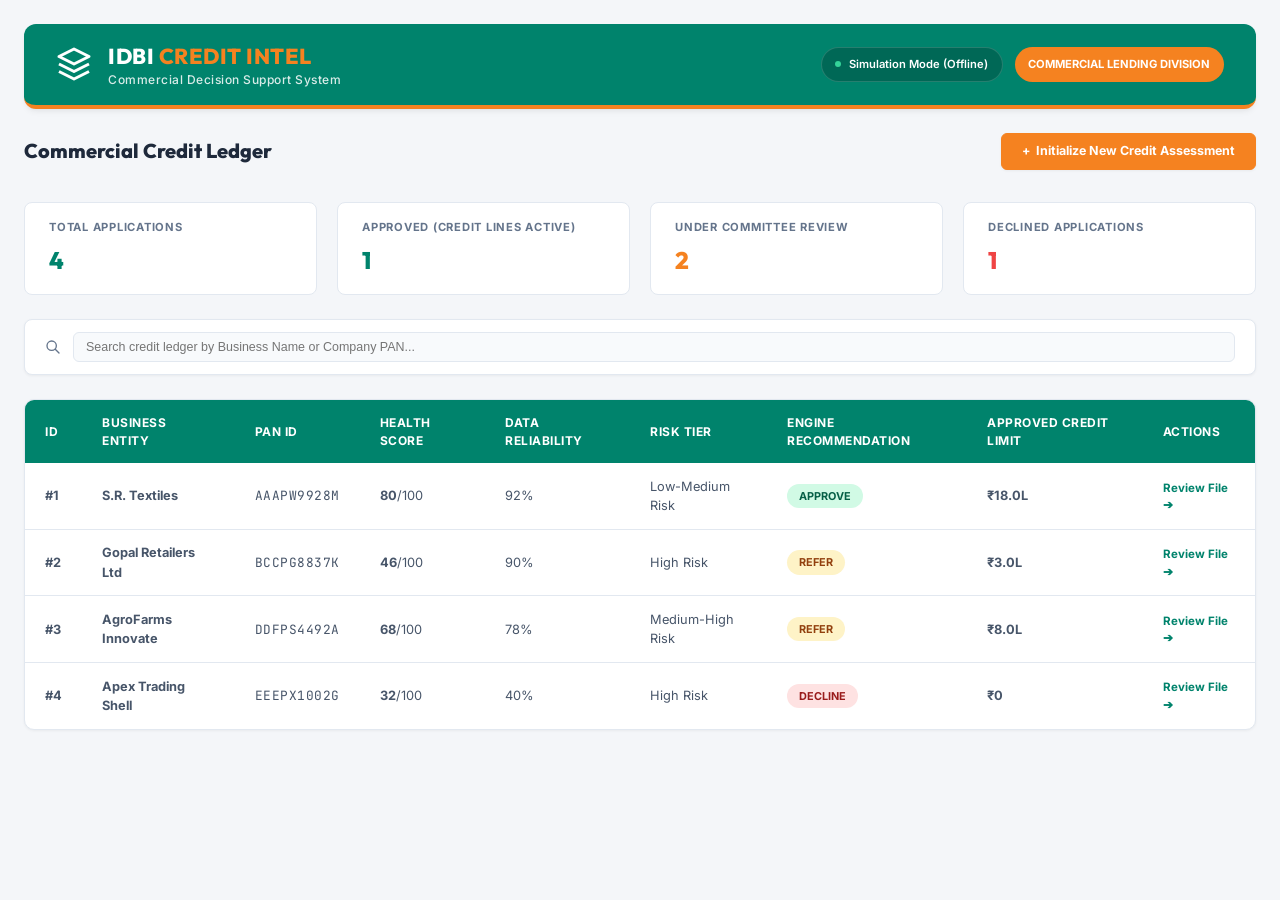
<file: index.html>
<!DOCTYPE html>
<html lang="en">
<head>
  <meta charset="UTF-8">
  <meta name="viewport" content="width=device-width, initial-scale=1.0">
  <title>IDBI Credit Intel - Commercial Portfolio Ledger</title>
  <meta name="description" content="IDBI Bank Commercial Lending Underwriting Hub and Portfolio Ledger.">
  <link rel="preconnect" href="https://fonts.googleapis.com">
  <link rel="preconnect" href="https://fonts.gstatic.com" crossorigin>
  <link href="https://fonts.googleapis.com/css2?family=Inter:wght@300;400;500;600;700&family=Outfit:wght@400;500;600;700;800&family=JetBrains+Mono:wght@400;500&display=swap" rel="stylesheet">
  <link rel="stylesheet" href="styles.css">
</head>
<body>
  <div class="app-container">
    <!-- Header -->
    <header class="app-header" id="main-header">
      <div class="header-logo-section">
        <svg class="app-logo" viewBox="0 0 24 24" fill="none" xmlns="http://www.w3.org/2000/svg">
          <path d="M12 2L2 7L12 12L22 7L12 2Z" stroke="currentColor" stroke-width="2" stroke-linejoin="round"/>
          <path d="M2 17L12 22L22 17" stroke="currentColor" stroke-width="2" stroke-linejoin="round"/>
          <path d="M2 12L12 17L22 12" stroke="currentColor" stroke-width="2" stroke-linejoin="round"/>
        </svg>
        <div class="logo-text">
          <h1>IDBI <span class="accent-text">CREDIT INTEL</span></h1>
          <span class="sub-logo">Commercial Decision Support System</span>
        </div>
      </div>
      <div class="header-metadata">
        <div class="meta-badge pulse-badge">
          <span class="badge-dot"></span>
          <span id="backend-status-text">Securing Connection...</span>
        </div>
        <div class="meta-badge-orange">
          <span>COMMERCIAL LENDING DIVISION</span>
        </div>
      </div>
    </header>

    <!-- Main Content Area -->
    <main class="app-layout">
      <!-- Title Section -->
      <div class="page-title-section">
        <h2>Commercial Credit Ledger</h2>
        <a href="new_assessment.html" class="btn btn-orange">
          <span>+</span> Initialize New Credit Assessment
        </a>
      </div>

      <!-- Stats Summary Band -->
      <section class="stats-banner" aria-label="Portfolio Summary Statistics">
        <div class="stat-item-box">
          <span class="section-label">Total Applications</span>
          <span class="stat-val" id="stat-total">0</span>
        </div>
        <div class="stat-item-box">
          <span class="section-label">Approved (Credit Lines Active)</span>
          <span class="stat-val" id="stat-approved">0</span>
        </div>
        <div class="stat-item-box">
          <span class="section-label">Under Committee Review</span>
          <span class="stat-val color-orange" id="stat-referred">0</span>
        </div>
        <div class="stat-item-box">
          <span class="section-label">Declined Applications</span>
          <span class="stat-val color-red" id="stat-declined">0</span>
        </div>
      </section>

      <!-- Search & Filters -->
      <div class="search-filter-box">
        <svg style="width: 16px; height: 16px; color: var(--text-muted);" fill="none" viewBox="0 0 24 24" stroke="currentColor">
          <path stroke-linecap="round" stroke-linejoin="round" stroke-width="2" d="M21 21l-6-6m2-5a7 7 0 11-14 0 7 7 0 0114 0z" />
        </svg>
        <input type="text" id="search-input" class="search-input" placeholder="Search credit ledger by Business Name or Company PAN...">
      </div>

      <!-- Ledger Table -->
      <div class="table-wrapper">
        <table class="portfolio-table" id="portfolio-table">
          <thead>
            <tr>
              <th>ID</th>
              <th>Business Entity</th>
              <th>PAN ID</th>
              <th>Health Score</th>
              <th>Data Reliability</th>
              <th>Risk Tier</th>
              <th>Engine Recommendation</th>
              <th>Approved Credit Limit</th>
              <th>Actions</th>
            </tr>
          </thead>
          <tbody id="portfolio-table-body">
            <tr>
              <td colspan="9" style="text-align: center; padding: 2rem; color: var(--text-muted);">
                Retrieving database records...
              </td>
            </tr>
          </tbody>
        </table>
      </div>

    </main>
  </div>

  <script src="portfolio.js"></script>
</body>
</html>
</file>
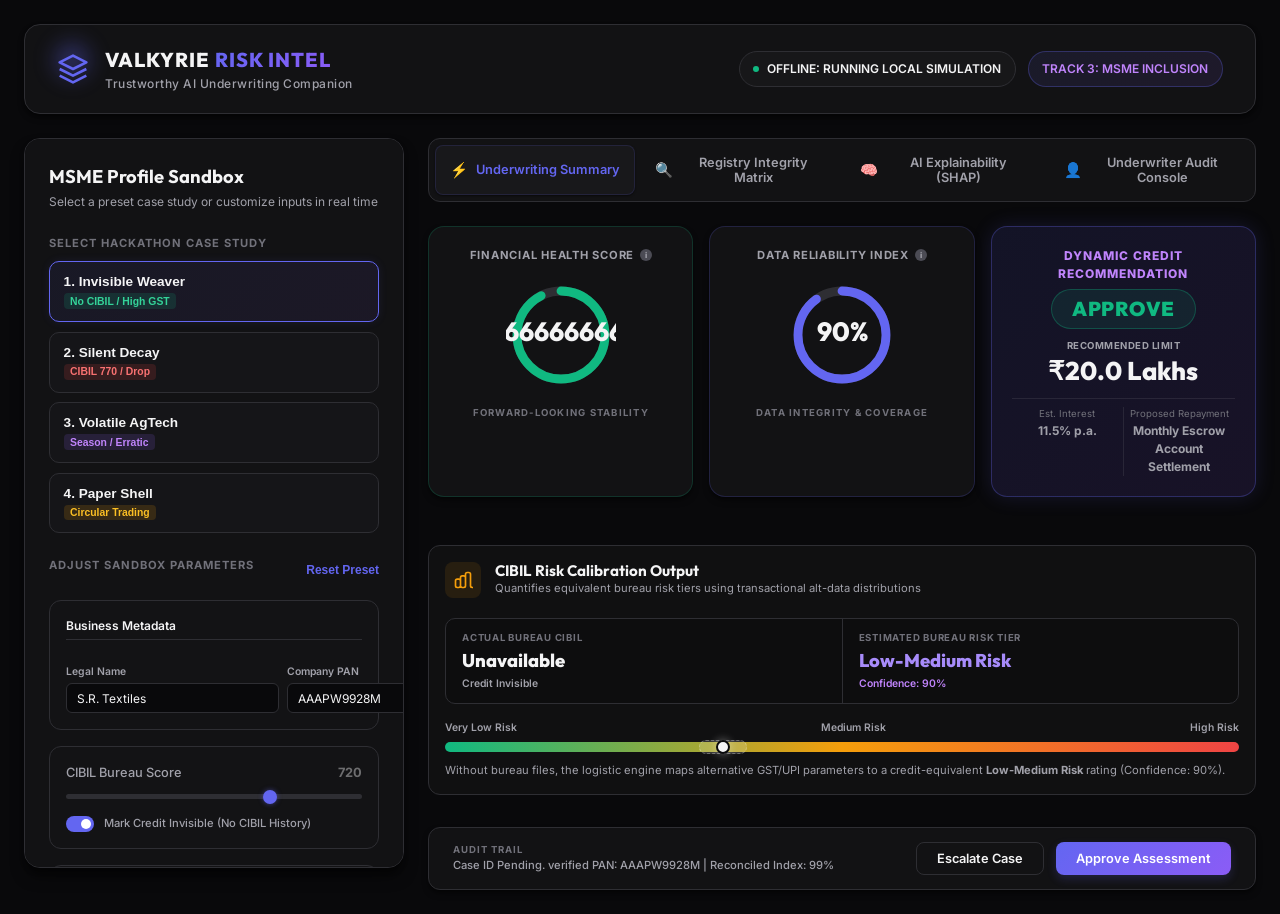
<file: frontend/index.html>
<!DOCTYPE html>
<html lang="en">
<head>
  <meta charset="UTF-8">
  <meta name="viewport" content="width=device-width, initial-scale=1.0">
  <title>Trustworthy AI Credit Decision Engine - IDB Innovate</title>
  <meta name="description" content="AI Underwriting Companion &amp; Financial Health Card for MSME lending. An explainable, multi-source credit decision-support system.">
  <link rel="preconnect" href="https://fonts.googleapis.com">
  <link rel="preconnect" href="https://fonts.gstatic.com" crossorigin>
  <link href="https://fonts.googleapis.com/css2?family=Inter:wght@300;400;500;600;700&family=Outfit:wght@400;500;600;700;800&family=JetBrains+Mono:wght@400;500&display=swap" rel="stylesheet">
  <link rel="stylesheet" href="styles.css">
</head>
<body>
  <div class="app-container">
    <!-- Header -->
    <header class="app-header" id="main-header">
      <div class="header-logo-section">
        <div class="logo-glow"></div>
        <svg class="app-logo" viewBox="0 0 24 24" fill="none" xmlns="http://www.w3.org/2000/svg">
          <path d="M12 2L2 7L12 12L22 7L12 2Z" stroke="currentColor" stroke-width="2" stroke-linejoin="round"/>
          <path d="M2 17L12 22L22 17" stroke="currentColor" stroke-width="2" stroke-linejoin="round"/>
          <path d="M2 12L12 17L22 12" stroke="currentColor" stroke-width="2" stroke-linejoin="round"/>
        </svg>
        <div class="logo-text">
          <h1>VALKYRIE <span class="accent-text">RISK INTEL</span></h1>
          <span class="sub-logo">Trustworthy AI Underwriting Companion</span>
        </div>
      </div>
      <div class="header-metadata">
        <div class="meta-badge pulse-badge">
          <span class="badge-dot"></span>
          <span id="backend-status-text">CONNECTING BACKEND...</span>
        </div>
        <div class="meta-badge-purple">
          <span>TRACK 3: MSME INCLUSION</span>
        </div>
      </div>
    </header>

    <!-- Main Content Area -->
    <main class="app-layout">
      
      <!-- LEFT SIDEBAR: PROFILE SELECTOR & SANDBOX CONTROLS -->
      <section class="sidebar-panel" aria-label="Profile Simulator Controls">
        <div class="panel-header">
          <h2>MSME Profile Sandbox</h2>
          <p class="panel-subtitle">Select a preset case study or customize inputs in real time</p>
        </div>

        <!-- Presets Selection Grid -->
        <div class="presets-container">
          <label class="section-label">SELECT HACKATHON CASE STUDY</label>
          <div class="presets-grid">
            <button class="preset-btn active" id="preset-invisible" data-preset="invisible">
              <span class="preset-title">1. Invisible Weaver</span>
              <span class="preset-badge badge-green">No CIBIL / High GST</span>
            </button>
            <button class="preset-btn" id="preset-silent" data-preset="silent">
              <span class="preset-title">2. Silent Decay</span>
              <span class="preset-badge badge-red">CIBIL 770 / Drop</span>
            </button>
            <button class="preset-btn" id="preset-volatile" data-preset="volatile">
              <span class="preset-title">3. Volatile AgTech</span>
              <span class="preset-badge badge-purple">Season / Erratic</span>
            </button>
            <button class="preset-btn" id="preset-fraud" data-preset="fraud">
              <span class="preset-title">4. Paper Shell</span>
              <span class="preset-badge badge-orange">Circular Trading</span>
            </button>
          </div>
        </div>

        <!-- Sandbox Adjusters -->
        <div class="sandbox-adjusters">
          <div class="sandbox-header-row">
            <label class="section-label">ADJUST SANDBOX PARAMETERS</label>
            <button class="text-btn" id="reset-parameters">Reset Preset</button>
          </div>

          <!-- Business Demographics -->
          <div class="control-group card-glass">
            <label class="sub-section-label">Business Metadata</label>
            <div class="input-row-group">
              <div class="field-item">
                <label for="company-name-input" class="micro-label">Legal Name</label>
                <input type="text" id="company-name-input" class="text-input" value="S.R. Textiles">
              </div>
              <div class="field-item">
                <label for="pan-input" class="micro-label">Company PAN</label>
                <input type="text" id="pan-input" class="text-input" value="ABCDE1234F">
              </div>
            </div>
          </div>

          <!-- CIBIL Controls -->
          <div class="control-group card-glass">
            <div class="control-label-row">
              <label for="input-cibil">CIBIL Bureau Score</label>
              <span class="control-value" id="val-cibil">720</span>
            </div>
            <input type="range" id="input-cibil" class="range-slider" min="300" max="900" value="720">
            <div class="toggle-row">
              <label class="switch-container">
                <input type="checkbox" id="cibil-unavailable">
                <span class="switch-slider"></span>
              </label>
              <span class="toggle-label">Mark Credit Invisible (No CIBIL History)</span>
            </div>
          </div>

          <!-- Alternative Data Checkboxes -->
          <div class="control-group card-glass">
            <label class="sub-section-label">Alternative Data Sources Provided</label>
            <div class="checkbox-grid">
              <label class="checkbox-container">
                <input type="checkbox" id="source-gst" checked>
                <span class="custom-checkbox"></span>
                <span>GST Portal Invoices</span>
              </label>
              <label class="checkbox-container">
                <input type="checkbox" id="source-upi" checked>
                <span class="custom-checkbox"></span>
                <span>UPI Merchant Receipts</span>
              </label>
              <label class="checkbox-container">
                <input type="checkbox" id="source-aa" checked>
                <span class="custom-checkbox"></span>
                <span>Account Aggregator (AA)</span>
              </label>
              <label class="checkbox-container">
                <input type="checkbox" id="source-epfo" checked>
                <span class="custom-checkbox"></span>
                <span>EPFO Payroll Inflow</span>
              </label>
              <label class="checkbox-container">
                <input type="checkbox" id="source-utility">
                <span class="custom-checkbox"></span>
                <span>Utility &amp; Energy Bills</span>
              </label>
            </div>
          </div>

          <!-- Cash Flows & Revenue Sliders -->
          <div class="control-group card-glass">
            <label class="sub-section-label">Monthly Transaction Volumes (Lakhs)</label>
            
            <div class="slider-row">
              <div class="control-label-row">
                <label for="input-gst-val">GST Sales Invoice</label>
                <span class="control-value" id="val-gst">₹25.0L</span>
              </div>
              <input type="range" id="input-gst-val" class="range-slider" min="0" max="50" step="0.5" value="25">
            </div>

            <div class="slider-row">
              <div class="control-label-row">
                <label for="input-upi-val">UPI Receipts</label>
                <span class="control-value" id="val-upi">₹25.0L</span>
              </div>
              <input type="range" id="input-upi-val" class="range-slider" min="0" max="50" step="0.5" value="25">
            </div>

            <div class="slider-row">
              <div class="control-label-row">
                <label for="input-aa-val">AA Bank Deposit</label>
                <span class="control-value" id="val-aa">₹25.0L</span>
              </div>
              <input type="range" id="input-aa-val" class="range-slider" min="0" max="50" step="0.5" value="25">
            </div>
          </div>

          <!-- Trend and Staff Sliders -->
          <div class="control-group card-glass">
            <label class="sub-section-label">Business Operational Health</label>
            
            <div class="slider-row">
              <div class="control-label-row">
                <label for="input-revenue-growth">3-Month Sales Trend</label>
                <span class="control-value" id="val-growth">+5%</span>
              </div>
              <input type="range" id="input-revenue-growth" class="range-slider" min="-50" max="50" value="5">
            </div>

            <div class="slider-row">
              <div class="control-label-row">
                <label for="input-employees">Active EPFO Payroll Employees</label>
                <span class="control-value" id="val-employees">12 staff</span>
              </div>
              <input type="range" id="input-employees" class="range-slider" min="0" max="100" value="12">
            </div>
            
            <div class="toggle-row">
              <label class="switch-container">
                <input type="checkbox" id="vendor-delays">
                <span class="switch-slider"></span>
              </label>
              <span class="toggle-label">Flag Delay in Vendor Payments (>30 days)</span>
            </div>

            <div class="toggle-row">
              <label class="switch-container">
                <input type="checkbox" id="circular-signals">
                <span class="switch-slider font-red"></span>
              </label>
              <span class="toggle-label color-warning">Inject Circular Trading Signal (Shell detection)</span>
            </div>
          </div>

        </div>
      </section>

      <!-- RIGHT DASHBOARD VIEW: CLEAN TABBED WORKSPACE -->
      <section class="dashboard-panel" aria-label="Risk Intelligence Dashboard">
        
        <!-- Tab Navigation Bar -->
        <div class="tab-navigation">
          <button class="tab-btn active" id="tab-summary" data-tab="summary-content">
            <span class="tab-icon">⚡</span>
            Underwriting Summary
          </button>
          <button class="tab-btn" id="tab-integrity" data-tab="integrity-content">
            <span class="tab-icon">🔍</span>
            Registry Integrity Matrix
          </button>
          <button class="tab-btn" id="tab-explain" data-tab="explain-content">
            <span class="tab-icon">🧠</span>
            AI Explainability (SHAP)
          </button>
          <button class="tab-btn" id="tab-console" data-tab="console-content">
            <span class="tab-icon">👤</span>
            Underwriter Audit Console
          </button>
        </div>

        <!-- TAB 1: UNDERWRITING SUMMARY (TL;DR) -->
        <div class="tab-content active-content" id="summary-content">
          <div class="score-ribbon-grid">
            <!-- Financial Health Score Card -->
            <div class="score-card card-glow-emerald">
              <div class="score-card-header">
                <h3>FINANCIAL HEALTH SCORE</h3>
                <div class="info-tooltip">
                  <span class="tooltip-icon">i</span>
                  <span class="tooltip-text">Calculated using real-time alternative data inputs (GST filings, UPI volumes, payroll trend).</span>
                </div>
              </div>
              <div class="gauge-wrapper">
                <svg class="radial-gauge" viewBox="0 0 100 100">
                  <circle class="gauge-bg" cx="50" cy="50" r="40"/>
                  <circle class="gauge-fill fill-emerald" cx="50" cy="50" r="40" stroke-dasharray="251.2" stroke-dashoffset="50" id="gauge-health"/>
                  <text class="gauge-text" x="50" y="55" id="text-health">80</text>
                </svg>
              </div>
              <div class="score-subtext">FORWARD-LOOKING STABILITY</div>
            </div>

            <!-- Data Reliability Card -->
            <div class="score-card card-glow-indigo">
              <div class="score-card-header">
                <h3>DATA RELIABILITY INDEX</h3>
                <div class="info-tooltip">
                  <span class="tooltip-icon">i</span>
                  <span class="tooltip-text">Reflects how complete the uploaded data is and how well independent sources cross-verify.</span>
                </div>
              </div>
              <div class="gauge-wrapper">
                <svg class="radial-gauge" viewBox="0 0 100 100">
                  <circle class="gauge-bg" cx="50" cy="50" r="40"/>
                  <circle class="gauge-fill fill-indigo" cx="50" cy="50" r="40" stroke-dasharray="251.2" stroke-dashoffset="25" id="gauge-reliability"/>
                  <text class="gauge-text" x="50" y="55" id="text-reliability">90%</text>
                </svg>
              </div>
              <div class="score-subtext">DATA INTEGRITY &amp; COVERAGE</div>
            </div>

            <!-- Hybrid Recommendation Panel -->
            <div class="score-card recommendation-card">
              <div class="rec-header">
                <h3>DYNAMIC CREDIT RECOMMENDATION</h3>
              </div>
              <div class="rec-badge" id="rec-decision">APPROVE</div>
              <div class="rec-limit-title">RECOMMENDED LIMIT</div>
              <div class="rec-limit" id="rec-limit">₹18.0 Lakhs</div>
              <div class="rec-terms-row">
                <div class="rec-term">
                  <span class="term-lbl">Est. Interest</span>
                  <span class="term-val" id="rec-rate">11.5% p.a.</span>
                </div>
                <div class="rec-term border-left">
                  <span class="term-lbl">Proposed Repayment</span>
                  <span class="term-val" id="rec-tenure">Monthly Escrow</span>
                </div>
              </div>
            </div>
          </div>

          <!-- CIBIL Risk Calibration Panel -->
          <div class="grid-card card-glass margin-top-md">
            <div class="card-header-icon-row">
              <div class="header-icon-container bg-amber-tint">
                <svg viewBox="0 0 24 24" class="card-header-icon color-amber" fill="none" stroke="currentColor">
                  <path stroke-linecap="round" stroke-linejoin="round" stroke-width="2" d="M9 19v-6a2 2 0 00-2-2H5a2 2 0 00-2 2v6a2 2 0 002 2h2a2 2 0 002-2zm0 0V9a2 2 0 012-2h2a2 2 0 012 2v10m-6 0a2 2 0 002 2h2a2 2 0 002-2m0 0V5a2 2 0 012-2h2a2 2 0 012 2v14a2 2 0 002 2h2a2 2 0 002-2" />
                </svg>
              </div>
              <div>
                <h3>CIBIL Risk Calibration Output</h3>
                <p class="card-subtitle">Quantifies equivalent bureau risk tiers using transactional alt-data distributions</p>
              </div>
            </div>

            <div class="calibration-content">
              <div class="cibil-status-row">
                <div class="status-box">
                  <span class="box-label">ACTUAL BUREAU CIBIL</span>
                  <span class="box-value" id="calib-cibil-val">Unavailable</span>
                  <span class="box-tag tag-gray" id="calib-cibil-tag">Credit Invisible</span>
                </div>
                <div class="status-box border-left-purple">
                  <span class="box-label">ESTIMATED BUREAU RISK TIER</span>
                  <span class="box-value color-purple" id="calib-est-tier">Low-Medium Risk</span>
                  <span class="box-tag tag-purple" id="calib-confidence">Confidence: 93%</span>
                </div>
              </div>

              <!-- Risk Calibration visual bar -->
              <div class="risk-bar-container">
                <div class="risk-bar-labels">
                  <span>Very Low Risk</span>
                  <span>Medium Risk</span>
                  <span>High Risk</span>
                </div>
                <div class="risk-bar-track">
                  <div class="risk-pointer" id="risk-pointer-indicator"></div>
                  <div class="risk-confidence-shadow" id="risk-confidence-band"></div>
                </div>
                <p class="risk-text-explanation" id="calib-explanation-text">
                  Processing mathematical coordinates...
                </p>
              </div>
            </div>
          </div>
        </div>

        <!-- TAB 2: REGISTRY INTEGRITY MATRIX -->
        <div class="tab-content" id="integrity-content">
          <div class="dashboard-grid-mid">
            <!-- Multi-Source Cross-Check -->
            <div class="grid-card card-glass">
              <div class="card-header-icon-row">
                <div class="header-icon-container bg-indigo-tint">
                  <svg viewBox="0 0 24 24" class="card-header-icon color-indigo" fill="none" stroke="currentColor">
                    <path stroke-linecap="round" stroke-linejoin="round" stroke-width="2" d="M9 12l2 2 4-4m5.618-4.016A11.955 11.955 0 0112 2.944a11.955 11.955 0 01-8.618 3.04A12.02 12.02 0 003 9c0 5.591 3.824 10.29 9 11.622 5.176-1.332 9-6.03 9-11.622 0-1.042-.133-2.052-.382-3.016z" />
                  </svg>
                </div>
                <div>
                  <h3>Multi-Source Revenue Reconciliation</h3>
                  <p class="card-subtitle">Cross-checks self-declared flows against registry invoice ledgers and statements</p>
                </div>
              </div>

              <div class="verification-content">
                <div class="cross-check-table">
                  <div class="table-row table-header">
                    <span>Channel Source</span>
                    <span>Monthly Flow</span>
                    <span>Match Status</span>
                  </div>
                  <div class="table-row">
                    <span class="source-cell"><span class="source-dot bg-green"></span>GST Sales Registry</span>
                    <span class="flow-val" id="matrix-gst-val">₹0.0L</span>
                    <span class="match-badge badge-gray" id="matrix-gst-status">Excluded</span>
                  </div>
                  <div class="table-row">
                    <span class="source-cell"><span class="source-dot bg-indigo"></span>UPI Merchant Gateway</span>
                    <span class="flow-val" id="matrix-upi-val">₹0.0L</span>
                    <span class="match-badge badge-gray" id="matrix-upi-status">Excluded</span>
                  </div>
                  <div class="table-row border-bottom">
                    <span class="source-cell"><span class="source-dot bg-purple"></span>Account Aggregator Statements</span>
                    <span class="flow-val" id="matrix-aa-val">₹0.0L</span>
                    <span class="match-badge badge-gray" id="matrix-aa-status">Excluded</span>
                  </div>
                </div>

                <div class="agreement-rate-row">
                  <div class="agreement-gauge-info">
                    <span class="lbl">Cross-Source Reconciliation Index</span>
                    <span class="val color-emerald" id="matrix-agreement-val">0% Agreement</span>
                  </div>
                  <div class="progress-bar-container">
                    <div class="progress-bar-fill fill-emerald" id="matrix-agreement-bar" style="width: 0%;"></div>
                  </div>
                </div>
              </div>
            </div>

            <!-- Fraud & Anomaly Risk Assessment -->
            <div class="grid-card card-glass score-card card-glow-emerald" id="fraud-card" style="align-items: center; justify-content: center; text-align: center;">
              <div class="score-card-header">
                <h3>FRAUD &amp; ANOMALY SHIELD</h3>
                <div class="info-tooltip">
                  <span class="tooltip-icon">i</span>
                  <span class="tooltip-text">Analyzes patterns like invoice round-tripping and UPI-to-GST mismatch topology.</span>
                </div>
              </div>
              <div class="fraud-display" style="margin: auto;">
                <div class="shield-icon-container">
                  <svg class="shield-icon text-green" fill="none" viewBox="0 0 24 24" stroke="currentColor" id="fraud-icon">
                    <path stroke-linecap="round" stroke-linejoin="round" stroke-width="2" d="M9 12l2 2 4-4m5.618-4.016A11.955 11.955 0 0112 2.944a11.955 11.955 0 01-8.618 3.04A12.02 12.02 0 003 9c0 5.591 3.824 10.29 9 11.622 5.176-1.332 9-6.03 9-11.622 0-1.042-.133-2.052-.382-3.016z"/>
                  </svg>
                </div>
                <span class="fraud-level text-green" id="text-fraud">LOW</span>
                <span class="fraud-indicator-sub" id="text-fraud-details">No anomalies flagged</span>
              </div>
              <div class="score-subtext" style="margin-top: 1rem;">ANTI-MANIPULATION TOPOLOGY</div>
            </div>
          </div>
        </div>

        <!-- TAB 3: AI EXPLAINABILITY -->
        <div class="tab-content" id="explain-content">
          <div class="dashboard-grid-low">
            <!-- SHAP Waterfall -->
            <div class="grid-card card-glass flex-expand">
              <div class="card-header-icon-row">
                <div class="header-icon-container bg-emerald-tint">
                  <svg viewBox="0 0 24 24" class="card-header-icon color-emerald" fill="none" stroke="currentColor">
                    <path stroke-linecap="round" stroke-linejoin="round" stroke-width="2" d="M13 10V3L4 14h7v7l9-11h-7z" />
                  </svg>
                </div>
                <div>
                  <h3>SHAP Feature Importance Analysis</h3>
                  <p class="card-subtitle">Mathematical contribution of indicators to the probability calculations</p>
                </div>
              </div>
              <div class="explain-drivers-container" id="shap-drivers-list">
                <!-- Injected dynamically by app.js -->
              </div>
            </div>

            <!-- Underwriter Narrative -->
            <div class="grid-card card-glass flex-expand border-purple-glow">
              <div class="card-header-icon-row">
                <div class="header-icon-container bg-purple-tint">
                  <svg viewBox="0 0 24 24" class="card-header-icon color-purple" fill="none" stroke="currentColor">
                    <path stroke-linecap="round" stroke-linejoin="round" stroke-width="2" d="M8 9l3 3-3 3m5 0h3M5 20h14a2 2 0 002-2V6a2 2 0 00-2-2H5a2 2 0 00-2 2v12a2 2 0 002 2z" />
                  </svg>
                </div>
                <div>
                  <h3>AI Underwriter's Narrative</h3>
                  <p class="card-subtitle">Synthesized risk narrative explaining evaluation drivers for auditing</p>
                </div>
              </div>
              <div class="terminal-narrative-box">
                <div class="narrative-content-body" id="text-narrative">
                  Loading AI memo...
                </div>
                <div class="terminal-footer">
                  <span class="term-status-dot"></span>
                  <span class="term-footer-txt">VALKYRIE-ENGINE_V2.1 // SHAP_EXPLAINER_ENABLED</span>
                </div>
              </div>
            </div>
          </div>
        </div>

        <!-- TAB 4: UNDERWRITER CONSOLE (HITL) -->
        <div class="tab-content" id="console-content">
          <div class="dashboard-grid-mid">
            <!-- Manual Override Panel -->
            <div class="grid-card card-glass">
              <div class="card-header-icon-row">
                <div class="header-icon-container bg-purple-tint">
                  <svg viewBox="0 0 24 24" class="card-header-icon color-purple" fill="none" stroke="currentColor">
                    <path stroke-linecap="round" stroke-linejoin="round" stroke-width="2" d="M12 9v2m0 4h.01m-6.938 4h13.856c1.54 0 2.502-1.667 1.732-3L13.732 4c-.77-1.333-2.694-1.333-3.464 0L3.34 16c-.77 1.333.192 3 1.732 3z" />
                  </svg>
                </div>
                <div>
                  <h3>Credit Limit Override Console</h3>
                  <p class="card-subtitle">Perform policy overrides. Mandatory database logging for audit compliance</p>
                </div>
              </div>

              <form id="override-form" class="override-form">
                <div class="field-item">
                  <label for="underwriter-name">Underwriter Name</label>
                  <input type="text" id="underwriter-name" class="text-input" placeholder="e.g. Anmol Deep" required>
                </div>
                
                <div class="input-row-group margin-top-sm">
                  <div class="field-item">
                    <label for="override-decision-select">New Decision</label>
                    <select id="override-decision-select" class="text-input">
                      <option value="APPROVE">APPROVE</option>
                      <option value="REFER">REFER</option>
                      <option value="DECLINE">DECLINE</option>
                    </select>
                  </div>
                  <div class="field-item">
                    <label for="override-limit-input">Approved Limit (Lakhs)</label>
                    <input type="number" id="override-limit-input" class="text-input" step="0.1" min="0" required>
                  </div>
                </div>

                <div class="field-item margin-top-sm">
                  <label for="override-reason-text">Justification for Audit</label>
                  <textarea id="override-reason-text" class="text-area" rows="3" placeholder="Explain the rationale behind the limit adjustment (Min 10 characters)..." required></textarea>
                </div>

                <button type="submit" class="btn btn-primary margin-top-sm" style="width: 100%;">
                  Log Manual Override
                </button>
              </form>
            </div>

            <!-- Audit History Logs -->
            <div class="grid-card card-glass flex-expand">
              <div class="card-header-icon-row">
                <div class="header-icon-container bg-indigo-tint">
                  <svg viewBox="0 0 24 24" class="card-header-icon color-indigo" fill="none" stroke="currentColor">
                    <path stroke-linecap="round" stroke-linejoin="round" stroke-width="2" d="M12 8v4l3 3m6-3a9 9 0 11-18 0 9 9 0 0118 0z" />
                  </svg>
                </div>
                <div>
                  <h3>Committee Audit Log History</h3>
                  <p class="card-subtitle">Auditable record of all manual modifications registered in PostgreSQL</p>
                </div>
              </div>
              
              <div class="audit-history-box" id="audit-logs-container">
                <p class="empty-state">No overrides logged for this application.</p>
              </div>
            </div>
          </div>
        </div>

        <!-- ACTION BUTTONS BAR -->
        <div class="action-buttons-bar">
          <div class="status-brief-indicator">
            <span class="small-title">AUDIT TRAIL</span>
            <span class="small-desc" id="audit-trail-info">Case loading...</span>
          </div>
          <div class="action-buttons-group">
            <button class="btn btn-outline" id="btn-escalate">Escalate Case</button>
            <button class="btn btn-primary" id="btn-approve">Approve Assessment</button>
          </div>
        </div>

      </section>
    </main>
  </div>

  <script src="app.js"></script>
</body>
</html>
</file>
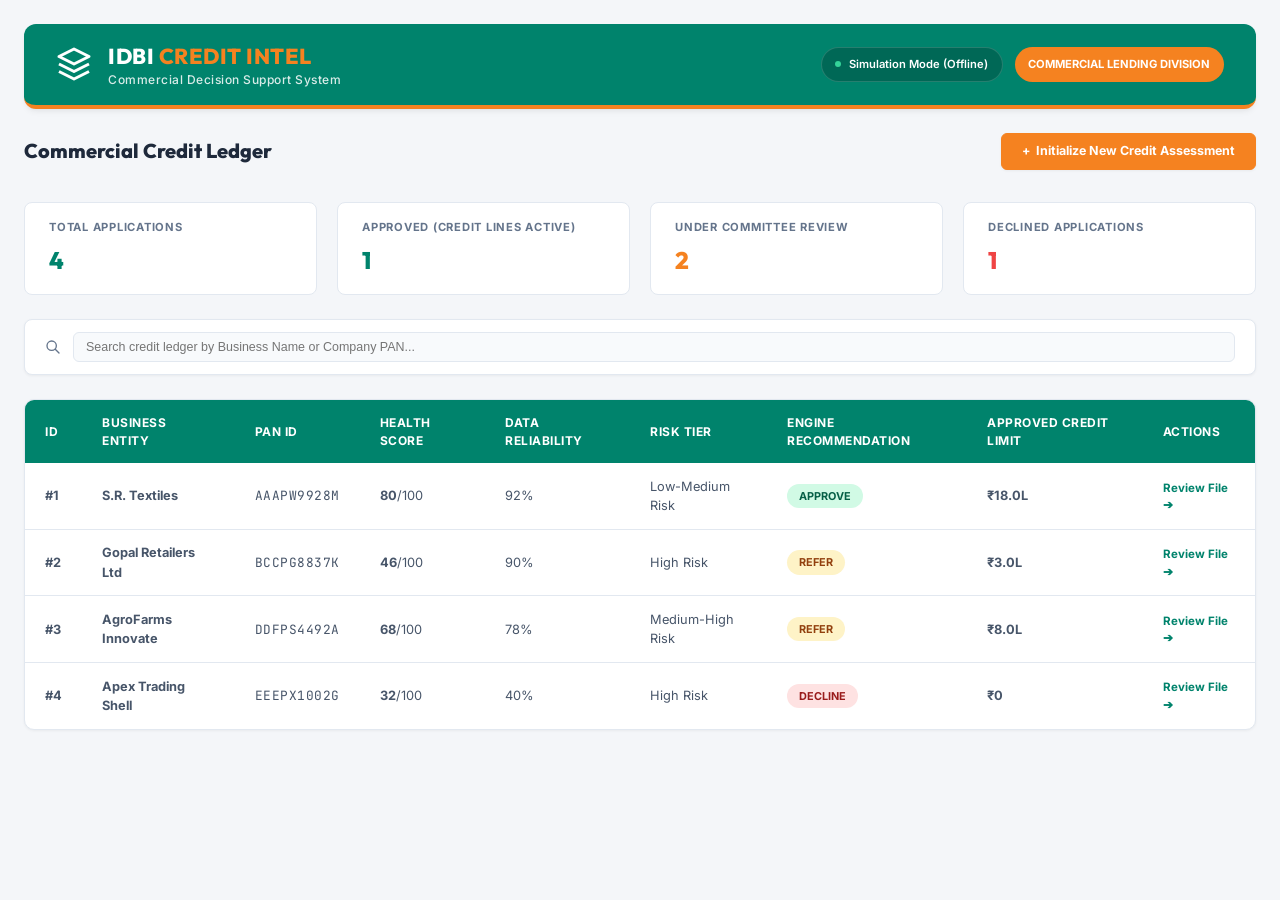
<file: case_details.html>
<!DOCTYPE html>
<html lang="en">
<head>
  <meta charset="UTF-8">
  <meta name="viewport" content="width=device-width, initial-scale=1.0">
  <title>Underwriting File Detail - IDBI Bank Companion</title>
  <meta name="description" content="Spacious underwriting file detail for manual overrides and dynamic risk auditing.">
  <link rel="preconnect" href="https://fonts.googleapis.com">
  <link rel="preconnect" href="https://fonts.gstatic.com" crossorigin>
  <link href="https://fonts.googleapis.com/css2?family=Inter:wght@300;400;500;600;700&family=Outfit:wght@400;500;600;700;800&family=JetBrains+Mono:wght@400;500&display=swap" rel="stylesheet">
  <link rel="stylesheet" href="styles.css">
</head>
<body>
  <div class="app-container">
    <!-- Header -->
    <header class="app-header" id="main-header">
      <div class="header-logo-section">
        <svg class="app-logo" viewBox="0 0 24 24" fill="none" xmlns="http://www.w3.org/2000/svg">
          <path d="M12 2L2 7L12 12L22 7L12 2Z" stroke="currentColor" stroke-width="2" stroke-linejoin="round"/>
          <path d="M2 17L12 22L22 17" stroke="currentColor" stroke-width="2" stroke-linejoin="round"/>
          <path d="M2 12L12 17L22 12" stroke="currentColor" stroke-width="2" stroke-linejoin="round"/>
        </svg>
        <div class="logo-text">
          <h1>IDBI <span class="accent-text">CREDIT INTEL</span></h1>
          <span class="sub-logo">Commercial Decision Support System</span>
        </div>
      </div>
      <div class="header-metadata">
        <div class="meta-badge pulse-badge">
          <span class="badge-dot"></span>
          <span id="backend-status-text">Securing Connection...</span>
        </div>
        <div class="meta-badge-orange">
          <span>COMMERCIAL LENDING DIVISION</span>
        </div>
      </div>
    </header>

    <!-- Main Content Area -->
    <main class="app-layout">
      
      <!-- Top Action Bar & Back link -->
      <div class="page-title-section">
        <div style="display: flex; align-items: center; gap: 0.75rem;">
          <a href="index.html" class="btn btn-outline" style="padding: 0.4rem 0.85rem;">➔ Back to Portfolio</a>
          <h2>Underwriting Assessment File</h2>
        </div>
        <button class="btn btn-outline" id="btn-print">
          <svg style="width: 14px; height: 14px;" fill="none" viewBox="0 0 24 24" stroke="currentColor">
            <path stroke-linecap="round" stroke-linejoin="round" stroke-width="2" d="M17 17h2a2 2 0 002-2v-4a2 2 0 00-2-2H5a2 2 0 00-2 2v4a2 2 0 002 2h2m2 4h6a2 2 0 002-2v-4a2 2 0 00-2-2H9a2 2 0 00-2 2v4a2 2 0 002 2zm8-12V5a2 2 0 00-2-2H9a2 2 0 00-2 2v4h10z" />
          </svg>
          Print Credit Committee Memo
        </button>
      </div>

      <!-- Case summary banner -->
      <section class="case-summary-header" aria-label="Case Identification Header">
        <div class="case-id-section">
          <h2 id="case-company-name">Loading Profile...</h2>
          <div class="case-id-meta">
            <span>PAN: <strong class="pan-cell" id="case-pan">--</strong></span>
            <span>Assessment Date: <strong id="case-date">--</strong></span>
            <span>Verification ID: <strong id="case-uid">--</strong></span>
          </div>
        </div>
        
        <div class="case-limits-block">
          <div class="limit-item">
            <span class="limit-lbl">AI Suggested Limit</span>
            <span class="limit-val" id="case-ai-limit">₹0L</span>
          </div>
          <div class="limit-item border-left" style="border-left: 1px solid var(--border-color); padding-left: 1.5rem;">
            <span class="limit-lbl">Final Approved Limit</span>
            <span class="limit-val color-green" id="case-approved-limit">₹0L</span>
          </div>
        </div>
      </section>

      <!-- ROW 1: DYNAMIC HEALTH SCORES & CIBIL CALIBRATION -->
      <div class="case-detail-row">
        
        <!-- Score Overview Indicators -->
        <div class="card-white">
          <div class="card-header-icon-row">
            <div class="header-icon-container bg-green-tint">
              <svg viewBox="0 0 24 24" class="card-header-icon color-green" fill="none" stroke="currentColor">
                <path stroke-linecap="round" stroke-linejoin="round" stroke-width="2" d="M13 10V3L4 14h7v7l9-11h-7z" />
              </svg>
            </div>
            <div>
              <h3>Dynamic Commercial Risk Indicators</h3>
              <p class="card-subtitle">Aggregated assessment parameters generated from real-time registry queries</p>
            </div>
          </div>

          <div class="score-flex-row">
            <div class="score-card-item">
              <span class="section-label" style="font-size: 0.62rem; margin-bottom: 0.25rem;">Financial Health Score</span>
              <div class="gauge-wrapper">
                <svg class="radial-gauge" viewBox="0 0 100 100">
                  <circle class="gauge-bg" cx="50" cy="50" r="40"/>
                  <circle class="gauge-fill fill-green" cx="50" cy="50" r="40" stroke-dasharray="251.2" stroke-dashoffset="251.2" id="gauge-health"/>
                  <text class="gauge-text" x="50" y="55" id="text-health">0</text>
                </svg>
              </div>
              <span class="stat-val" style="font-size: 0.65rem; font-weight: 700; color: var(--text-muted);">HEALTH RATE</span>
            </div>

            <div class="score-card-item">
              <span class="section-label" style="font-size: 0.62rem; margin-bottom: 0.25rem;">Data Reliability Index</span>
              <div class="gauge-wrapper">
                <svg class="radial-gauge" viewBox="0 0 100 100">
                  <circle class="gauge-bg" cx="50" cy="50" r="40"/>
                  <circle class="gauge-fill fill-indigo" cx="50" cy="50" r="40" stroke-dasharray="251.2" stroke-dashoffset="251.2" id="gauge-reliability"/>
                  <text class="gauge-text" x="50" y="55" id="text-reliability">0%</text>
                </svg>
              </div>
              <span class="stat-val" style="font-size: 0.65rem; font-weight: 700; color: var(--text-muted);">INTEGRITY RATE</span>
            </div>

            <div class="score-card-item" style="border-left: 1px solid var(--border-color); padding-left: 1.5rem; text-align: left; align-items: flex-start; justify-content: center; gap: 0.4rem;">
              <div>
                <span class="limit-lbl">AI RECOMMENDATION</span>
                <span class="badge badge-refer" id="rec-decision" style="font-size: 0.75rem; padding: 0.3rem 1rem; margin-top: 0.15rem;">REFER</span>
              </div>
              <div>
                <span class="limit-lbl">DYNAMIC INTEREST RATE</span>
                <span class="bold-cell" style="font-size: 0.9rem;" id="rec-rate">--% p.a.</span>
              </div>
              <div>
                <span class="limit-lbl">REPAYMENT ESCROW METHOD</span>
                <span class="bold-cell" style="font-size: 0.75rem; color: var(--text-secondary);" id="rec-terms">--</span>
              </div>
            </div>
          </div>
        </div>

        <!-- CIBIL Calibration Matrix -->
        <div class="card-white">
          <div class="card-header-icon-row">
            <div class="header-icon-container bg-orange-tint">
              <svg viewBox="0 0 24 24" class="card-header-icon color-orange" fill="none" stroke="currentColor">
                <path stroke-linecap="round" stroke-linejoin="round" stroke-width="2" d="M9 19v-6a2 2 0 00-2-2H5a2 2 0 00-2 2v6a2 2 0 002 2h2a2 2 0 002-2zm0 0V9a2 2 0 012-2h2a2 2 0 012 2v10m-6 0a2 2 0 002 2h2a2 2 0 002-2m0 0V5a2 2 0 012-2h2a2 2 0 012 2v14a2 2 0 002 2h2a2 2 0 002-2" />
              </svg>
            </div>
            <div>
              <h3>CIBIL Risk Calibration Output</h3>
              <p class="card-subtitle">Estimates equivalent risk tiers for credit invisibles vs triggers warnings for Prime files</p>
            </div>
          </div>

          <div class="calibration-content">
            <div class="cibil-status-row">
              <div class="status-box">
                <span class="box-label">ACTUAL BUREAU CIBIL</span>
                <span class="box-value" id="calib-cibil-val">Unavailable</span>
                <span class="box-tag tag-gray" id="calib-cibil-tag">Credit Invisible</span>
              </div>
              <div class="status-box border-left-purple">
                <span class="box-label">ESTIMATED RISK TIER</span>
                <span class="box-value color-purple" id="calib-est-tier">Low-Medium Risk</span>
                <span class="box-tag tag-purple" id="calib-confidence">Confidence: 93%</span>
              </div>
            </div>

            <!-- Risk Calibration visual bar -->
            <div class="risk-bar-container">
              <div class="risk-bar-labels">
                <span>Very Low Risk</span>
                <span>Medium Risk</span>
                <span>High Risk</span>
              </div>
              <div class="risk-bar-track">
                <div class="risk-pointer" id="risk-pointer-indicator"></div>
                <div class="risk-confidence-shadow" id="risk-confidence-band"></div>
              </div>
              <p class="risk-text-explanation" id="calib-explanation-text">
                Normalizing alt-data feature vectors...
              </p>
            </div>
          </div>
        </div>

      </div>

      <!-- ROW 2: TRANSACTION INTEGRITY MATRIX & SHIELD -->
      <div class="case-detail-row">
        
        <!-- Multi-Source Cross-Check table -->
        <div class="card-white">
          <div class="card-header-icon-row">
            <div class="header-icon-container bg-blue-tint">
              <svg viewBox="0 0 24 24" class="card-header-icon color-blue" fill="none" stroke="currentColor">
                <path stroke-linecap="round" stroke-linejoin="round" stroke-width="2" d="M9 12l2 2 4-4m5.618-4.016A11.955 11.955 0 0112 2.944a11.955 11.955 0 01-8.618 3.04A12.02 12.02 0 003 9c0 5.591 3.824 10.29 9 11.622 5.176-1.332 9-6.03 9-11.622 0-1.042-.133-2.052-.382-3.016z" />
              </svg>
            </div>
            <div>
              <h3>Multi-Source Revenue Reconciliation Matrix</h3>
              <p class="card-subtitle">Cross-checks billing ledgers against UPI settlement rails and statements</p>
            </div>
          </div>

          <div class="verification-content">
            <div class="cross-check-table">
              <div class="table-row table-header">
                <span>Channel Source</span>
                <span>Monthly Inflow</span>
                <span>Match Status</span>
              </div>
              <div class="table-row">
                <span class="source-cell"><span class="source-dot bg-green"></span>GST Sales Registry</span>
                <span class="flow-val" id="matrix-gst-val">₹0.0L</span>
                <span class="match-badge badge-gray" id="matrix-gst-status">Excluded</span>
              </div>
              <div class="table-row">
                <span class="source-cell"><span class="source-dot bg-indigo"></span>UPI Merchant Gateway</span>
                <span class="flow-val" id="matrix-upi-val">₹0.0L</span>
                <span class="match-badge badge-gray" id="matrix-upi-status">Excluded</span>
              </div>
              <div class="table-row border-bottom">
                <span class="source-cell"><span class="source-dot bg-purple"></span>Account Aggregator Deposits</span>
                <span class="flow-val" id="matrix-aa-val">₹0.0L</span>
                <span class="match-badge badge-gray" id="matrix-aa-status">Excluded</span>
              </div>
            </div>

            <div class="agreement-rate-row">
              <div class="agreement-gauge-info">
                <span class="lbl">Cross-Source Reconciliation Index</span>
                <span class="val color-emerald" id="matrix-agreement-val">0% Agreement</span>
              </div>
              <div class="progress-bar-container">
                <div class="progress-bar-fill fill-emerald" id="matrix-agreement-bar" style="width: 0%;"></div>
              </div>
            </div>

            <!-- Ingested Transactional Risk Indicators -->
            <div style="border-top: 1px dashed var(--border-color); padding-top: 0.85rem; margin-top: 0.85rem; display: flex; flex-direction: column; gap: 0.5rem;">
              <span class="sub-section-label" style="font-size: 0.7rem; border-bottom: none; margin-bottom: 0;">Ingested Transactional Risk Indicators</span>
              <div style="display: grid; grid-template-columns: 1fr 1fr; gap: 0.5rem; font-size: 0.72rem;">
                <div style="display: flex; justify-content: space-between; padding: 0.35rem 0.65rem; background: #f8fafc; border: 1px solid var(--border-color); border-radius: 6px;">
                  <span style="color: var(--text-muted);">90d Debit Bounces:</span>
                  <strong id="diag-bounces" class="bold-cell">0 bounces</strong>
                </div>
                <div style="display: flex; justify-content: space-between; padding: 0.35rem 0.65rem; background: #f8fafc; border: 1px solid var(--border-color); border-radius: 6px;">
                  <span style="color: var(--text-muted);">CC/OD Limit Use:</span>
                  <strong id="diag-od-use" class="bold-cell">0%</strong>
                </div>
                <div style="display: flex; justify-content: space-between; padding: 0.35rem 0.65rem; background: #f8fafc; border: 1px solid var(--border-color); border-radius: 6px;">
                  <span style="color: var(--text-muted);">ADB Inflow Ratio:</span>
                  <strong id="diag-adb-ratio" class="bold-cell">15%</strong>
                </div>
                <div style="display: flex; justify-content: space-between; padding: 0.35rem 0.65rem; background: #f8fafc; border: 1px solid var(--border-color); border-radius: 6px;">
                  <span style="color: var(--text-muted);">Buyer Concentration:</span>
                  <strong id="diag-cust-conc" class="bold-cell">25%</strong>
                </div>
                <div style="display: flex; justify-content: space-between; padding: 0.35rem 0.65rem; background: #f8fafc; border: 1px solid var(--border-color); border-radius: 6px; grid-column: span 2;">
                  <span style="color: var(--text-muted);">Average GST Filing Latency:</span>
                  <strong id="diag-gst-delay" class="bold-cell">0 days</strong>
                </div>
              </div>
            </div>
          </div>
        </div>

        <!-- Fraud Shield Indicator -->
        <div class="card-white" style="justify-content: space-between;">
          <div class="card-header-icon-row">
            <div class="header-icon-container bg-orange-tint">
              <svg viewBox="0 0 24 24" class="card-header-icon color-orange" fill="none" stroke="currentColor">
                <path stroke-linecap="round" stroke-linejoin="round" stroke-width="2" d="M12 9v2m0 4h.01m-6.938 4h13.856c1.54 0 2.502-1.667 1.732-3L13.732 4c-.77-1.333-2.694-1.333-3.464 0L3.34 16c-.77 1.333.192 3 1.732 3z" />
              </svg>
            </div>
            <div>
              <h3>Fraud &amp; Manipulation Anomaly Shield</h3>
              <p class="card-subtitle">Topology checks on bank statement credits to detect circular lending patterns</p>
            </div>
          </div>

          <div class="fraud-card-inline" id="fraud-card">
            <div class="shield-icon-container">
              <svg class="shield-icon text-green" fill="none" viewBox="0 0 24 24" stroke="currentColor" id="fraud-icon">
                <path stroke-linecap="round" stroke-linejoin="round" stroke-width="2" d="M9 12l2 2 4-4m5.618-4.016A11.955 11.955 0 0112 2.944a11.955 11.955 0 01-8.618 3.04A12.02 12.02 0 003 9c0 5.591 3.824 10.29 9 11.622 5.176-1.332 9-6.03 9-11.622 0-1.042-.133-2.052-.382-3.016z"/>
              </svg>
            </div>
            <div class="fraud-txt-col">
              <div class="fraud-title-row">
                <span>CIRCULAR SYSTEM FLAG</span>
                <span class="badge" id="text-fraud" style="padding: 0.1rem 0.5rem; font-size: 0.6rem;">LOW RISK</span>
              </div>
              <span class="fraud-level" id="text-fraud-level" style="font-size: 0.85rem; font-weight: 800; margin-top: 0.15rem;">Verified</span>
              <span class="fraud-desc" id="text-fraud-details">Reconciled registries verify legitimate counterparty payments</span>
            </div>
          </div>

          <p style="font-size: 0.68rem; color: var(--text-muted); line-height: 1.4;">
            We cross-check invoicing ledgers against Account Aggregator bank clearing loops. If $A \rightarrow B \rightarrow C \rightarrow A$ loops account for $>15\%$ of transactions, the shield triggers a High Fraud Risk warning.
          </p>
        </div>

      </div>

      <!-- ROW 3: AI EXPLAINABILITY & WATERFALL -->
      <div class="case-detail-row">
        
        <!-- Attributions card -->
        <div class="card-white flex-expand">
          <div class="card-header-icon-row">
            <div class="header-icon-container bg-green-tint">
              <svg viewBox="0 0 24 24" class="card-header-icon color-green" fill="none" stroke="currentColor">
                <path stroke-linecap="round" stroke-linejoin="round" stroke-width="2" d="M13 10V3L4 14h7v7l9-11h-7z" />
              </svg>
            </div>
            <div>
              <h3>SHAP Feature Importance Attribution</h3>
              <p class="card-subtitle">Quantified impact of inputs on the dynamic Credit Health rating</p>
            </div>
          </div>
          <div class="explain-drivers-container" id="shap-drivers-list">
            <!-- Injected dynamically -->
          </div>
        </div>

        <!-- AI Underwriter Narrative -->
        <div class="card-white flex-expand border-purple-glow">
          <div class="card-header-icon-row">
            <div class="header-icon-container bg-purple-tint">
              <svg viewBox="0 0 24 24" class="card-header-icon color-purple" fill="none" stroke="currentColor">
                <path stroke-linecap="round" stroke-linejoin="round" stroke-width="2" d="M8 9l3 3-3 3m5 0h3M5 20h14a2 2 0 002-2V6a2 2 0 00-2-2H5a2 2 0 00-2 2v12a2 2 0 002 2z" />
              </svg>
            </div>
            <div>
              <h3>AI Underwriter's Narrative Memo</h3>
              <p class="card-subtitle">Dynamic risk synthesis generated for committee reviews</p>
            </div>
          </div>
          
          <div class="terminal-narrative-box">
            <div class="narrative-content-body" id="text-narrative">
              Calculating risk models...
            </div>
            <div class="terminal-footer">
              <span class="term-status-dot"></span>
              <span class="term-footer-txt" id="terminal-meta-label">IDBI-RISK-ENGINE_V2.1 // ATTRIBUTION_MAPPING_ON</span>
            </div>
          </div>
        </div>

      </div>

      <!-- ROW 4: CREDIT COMMITTEE CONSOLE & AUDIT HISTORY -->
      <div class="case-detail-row">
        
        <!-- Override form panel -->
        <div class="card-white">
          <div class="card-header-icon-row">
            <div class="header-icon-container bg-purple-tint">
              <svg viewBox="0 0 24 24" class="card-header-icon color-purple" fill="none" stroke="currentColor">
                <path stroke-linecap="round" stroke-linejoin="round" stroke-width="2" d="M12 9v2m0 4h.01m-6.938 4h13.856c1.54 0 2.502-1.667 1.732-3L13.732 4c-.77-1.333-2.694-1.333-3.464 0L3.34 16c-.77 1.333.192 3 1.732 3z" />
              </svg>
            </div>
            <div>
              <h3>Human-in-the-Loop Override Console</h3>
              <p class="card-subtitle">Authorize manual decisions. All edits are logged in PostgreSQL tables for compliance auditing</p>
            </div>
          </div>

          <form id="override-form" class="override-form">
            <div class="field-item">
              <label for="underwriter-name" class="field-label">Underwriter/Officer Name</label>
              <input type="text" id="underwriter-name" class="text-input" placeholder="e.g. Anmol Deep" required>
            </div>
            
            <div class="input-row-group">
              <div class="field-item">
                <label for="override-decision-select" class="field-label">Manual Decision</label>
                <select id="override-decision-select" class="text-input">
                  <option value="APPROVE">APPROVE</option>
                  <option value="REFER">REFER</option>
                  <option value="DECLINE">DECLINE</option>
                </select>
              </div>
              <div class="field-item">
                <label for="override-limit-input" class="field-label">Approved Limit (Lakhs)</label>
                <input type="number" id="override-limit-input" class="text-input" step="0.1" min="0" required>
              </div>
            </div>

            <div class="field-item">
              <label for="override-reason-text" class="field-label">Manual Justification (Audit Trail)</label>
              <textarea id="override-reason-text" class="text-area" rows="3" placeholder="Specify the risk rationale for modifying AI limits (Min 10 characters)..." required></textarea>
            </div>

            <button type="submit" class="btn btn-primary" style="width: 100%; justify-content: center; padding: 0.6rem 1rem;">
              Commit Underwriter Adjustment
            </button>
          </form>
        </div>

        <!-- SQL Logs Panel -->
        <div class="card-white flex-expand">
          <div class="card-header-icon-row">
            <div class="header-icon-container bg-indigo-tint">
              <svg viewBox="0 0 24 24" class="card-header-icon color-indigo" fill="none" stroke="currentColor">
                <path stroke-linecap="round" stroke-linejoin="round" stroke-width="2" d="M12 8v4l3 3m6-3a9 9 0 11-18 0 9 9 0 0118 0z" />
              </svg>
            </div>
            <div>
              <h3>Committee Overrides Audit Trail</h3>
              <p class="card-subtitle">Permanent, auditable record of all human interventions logged for this MSME file</p>
            </div>
          </div>

          <div class="audit-history-box" id="audit-logs-container">
            <p class="empty-state">No adjustments logged in database logs.</p>
          </div>
        </div>

      </div>

      <!-- BOTTOM ACTION BAR -->
      <section class="action-buttons-bar" aria-label="Workflow Actions">
        <div class="status-brief-indicator">
          <span class="small-title">AUDIT COMPLIANCE ID</span>
          <span class="small-desc" id="audit-trail-info">Case loading...</span>
        </div>
        <div class="action-buttons-group">
          <button class="btn btn-outline" id="btn-escalate">Escalate File</button>
          <a href="index.html" class="btn btn-primary">File Credit Decision Memo</a>
        </div>
      </section>

    </main>
  </div>

  <script src="case_details.js"></script>
</body>
</html>
</file>
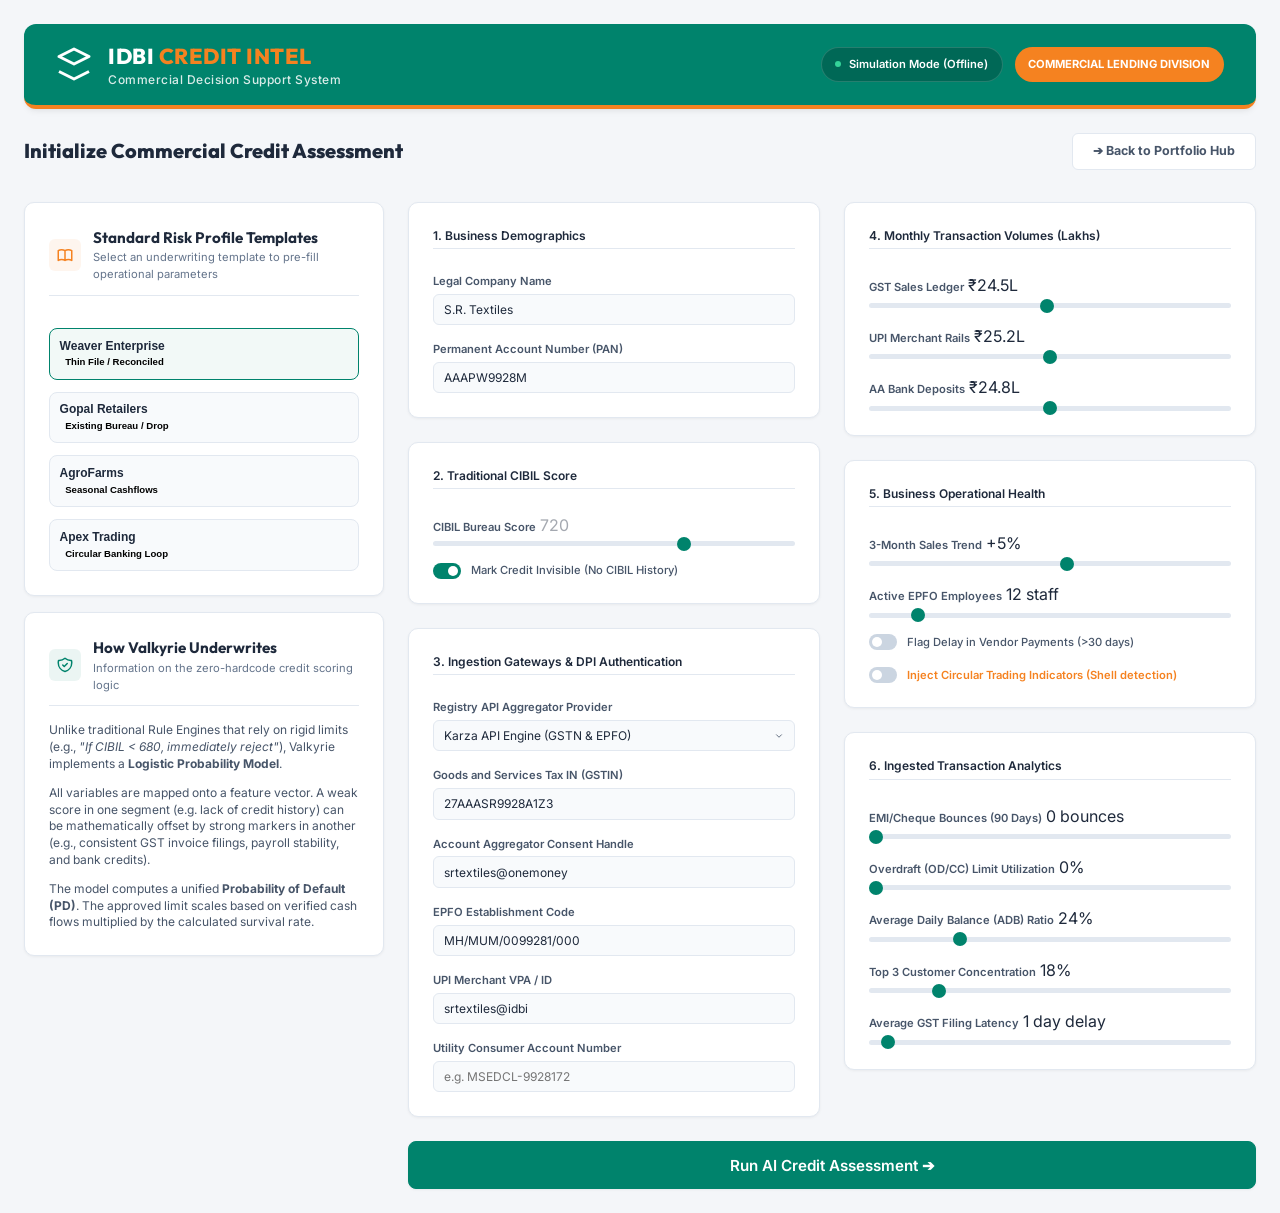
<file: new_assessment.html>
<!DOCTYPE html>
<html lang="en">
<head>
  <meta charset="UTF-8">
  <meta name="viewport" content="width=device-width, initial-scale=1.0">
  <title>New Credit Assessment - IDBI Bank Companion</title>
  <meta name="description" content="Initialize a new MSME credit file using alternative registry indicators.">
  <link rel="preconnect" href="https://fonts.googleapis.com">
  <link rel="preconnect" href="https://fonts.gstatic.com" crossorigin>
  <link href="https://fonts.googleapis.com/css2?family=Inter:wght@300;400;500;600;700&family=Outfit:wght@400;500;600;700;800&family=JetBrains+Mono:wght@400;500&display=swap" rel="stylesheet">
  <link rel="stylesheet" href="styles.css">
</head>
<body>
  <div class="app-container">
    <!-- Header -->
    <header class="app-header" id="main-header">
      <div class="header-logo-section">
        <svg class="app-logo" viewBox="0 0 24 24" fill="none" xmlns="http://www.w3.org/2000/svg">
          <path d="M12 2L2 7L12 12L22 7L12 2Z" stroke="currentColor" stroke-width="2" stroke-linejoin="round"/>
          <path d="M2 17L12 22L22 17" stroke="currentColor" stroke-width="2" stroke-linejoin="round"/>
          <path d="M2 12L17C22 12" stroke="currentColor" stroke-width="2" stroke-linejoin="round"/>
        </svg>
        <div class="logo-text">
          <h1>IDBI <span class="accent-text">CREDIT INTEL</span></h1>
          <span class="sub-logo">Commercial Decision Support System</span>
        </div>
      </div>
      <div class="header-metadata">
        <div class="meta-badge pulse-badge">
          <span class="badge-dot"></span>
          <span id="backend-status-text">Securing Connection...</span>
        </div>
        <div class="meta-badge-orange">
          <span>COMMERCIAL LENDING DIVISION</span>
        </div>
      </div>
    </header>

    <!-- Main Content Area -->
    <main class="app-layout">
      <!-- Title Section -->
      <div class="page-title-section">
        <h2>Initialize Commercial Credit Assessment</h2>
        <a href="index.html" class="btn btn-outline">➔ Back to Portfolio Hub</a>
      </div>

      <div class="app-layout-grid">
        
        <!-- LEFT PANEL: CASE PRESETS & EDUCATION GUIDE (360px Sidebar) -->
        <section class="sidebar-panel">
          
          <!-- Template Preset Loader -->
          <div class="card-white">
            <div class="card-header-icon-row">
              <div class="header-icon-container bg-orange-tint">
                <svg viewBox="0 0 24 24" class="card-header-icon color-orange" fill="none" stroke="currentColor">
                  <path stroke-linecap="round" stroke-linejoin="round" stroke-width="2" d="M12 6.253v13m0-13C10.832 5.477 9.246 5 7.5 5S4.168 5.477 3 6.253v13C4.168 18.477 5.754 18 7.5 18s3.332.477 4.5 1.253m0-13C13.168 5.477 14.754 5 16.5 5c1.747 0 3.332.477 4.5 1.253v13C19.832 18.477 18.247 18 16.5 18c-1.746 0-3.332.477-4.5 1.253" />
                </svg>
              </div>
              <div>
                <h3>Standard Risk Profile Templates</h3>
                <p class="card-subtitle">Select an underwriting template to pre-fill operational parameters</p>
              </div>
            </div>

            <div class="presets-container" style="margin-top: 1rem;">
              <div class="presets-grid" style="display: flex; flex-direction: column; gap: 0.75rem;">
                <button class="preset-btn active" id="preset-invisible" data-preset="invisible">
                  <span class="preset-title">Weaver Enterprise</span>
                  <span class="preset-badge badge-green">Thin File / Reconciled</span>
                </button>
                <button class="preset-btn" id="preset-silent" data-preset="silent">
                  <span class="preset-title">Gopal Retailers</span>
                  <span class="preset-badge badge-red">Existing Bureau / Drop</span>
                </button>
                <button class="preset-btn" id="preset-volatile" data-preset="volatile">
                  <span class="preset-title">AgroFarms</span>
                  <span class="preset-badge badge-purple">Seasonal Cashflows</span>
                </button>
                <button class="preset-btn" id="preset-fraud" data-preset="fraud">
                  <span class="preset-title">Apex Trading</span>
                  <span class="preset-badge badge-orange">Circular Banking Loop</span>
                </button>
              </div>
            </div>
          </div>

          <!-- Risk Engine Guidelines -->
          <div class="card-white">
            <div class="card-header-icon-row">
              <div class="header-icon-container bg-green-tint">
                <svg viewBox="0 0 24 24" class="card-header-icon color-green" fill="none" stroke="currentColor">
                  <path stroke-linecap="round" stroke-linejoin="round" stroke-width="2" d="M9 12l2 2 4-4m5.618-4.016A11.955 11.955 0 0112 2.944a11.955 11.955 0 01-8.618 3.04A12.02 12.02 0 003 9c0 5.591 3.824 10.29 9 11.622 5.176-1.332 9-6.03 9-11.622 0-1.042-.133-2.052-.382-3.016z" />
                </svg>
              </div>
              <div>
                <h3>How Valkyrie Underwrites</h3>
                <p class="card-subtitle">Information on the zero-hardcode credit scoring logic</p>
              </div>
            </div>

            <div style="font-size: 0.75rem; color: var(--text-secondary); display: flex; flex-direction: column; gap: 0.75rem; line-height: 1.4;">
              <p>
                Unlike traditional Rule Engines that rely on rigid limits (e.g., <em>"If CIBIL &lt; 680, immediately reject"</em>), Valkyrie implements a <strong>Logistic Probability Model</strong>.
              </p>
              <p>
                All variables are mapped onto a feature vector. A weak score in one segment (e.g. lack of credit history) can be mathematically offset by strong markers in another (e.g., consistent GST invoice filings, payroll stability, and bank credits).
              </p>
              <p>
                The model computes a unified <strong>Probability of Default (PD)</strong>. The approved limit scales based on verified cash flows multiplied by the calculated survival rate.
              </p>
            </div>
          </div>

        </section>

        <!-- RIGHT PANEL: SANDBOX CONTROLS FORM (1fr wide - Double column cards grid) -->
        <section style="display: flex; flex-direction: column;">
          
          <form id="assessment-form" style="width: 100%;">
            
            <div style="display: grid; grid-template-columns: repeat(auto-fit, minmax(380px, 1fr)); gap: 1.5rem; align-items: start;">
              
              <!-- Column 1 inputs -->
              <div style="display: flex; flex-direction: column; gap: 1.5rem;">
                
                <!-- Business Metadata (Stacked inputs for PAN fix) -->
                <div class="card-white">
                  <label class="sub-section-label">1. Business Demographics</label>
                  <div style="display: flex; flex-direction: column; gap: 1rem; width: 100%;">
                    <div class="field-item">
                      <label for="company-name-input" class="field-label">Legal Company Name</label>
                      <input type="text" id="company-name-input" class="text-input" value="S.R. Textiles" required>
                    </div>
                    <div class="field-item">
                      <label for="pan-input" class="field-label">Permanent Account Number (PAN)</label>
                      <input type="text" id="pan-input" class="text-input" value="AAAPW9928M" pattern="^[A-Z]{5}[0-9]{4}[A-Z]{1}$" required>
                    </div>
                  </div>
                </div>

                <!-- CIBIL Controls -->
                <div class="card-white">
                  <label class="sub-section-label">2. Traditional CIBIL Score</label>
                  <div class="field-item">
                    <div class="control-label-row">
                      <label for="input-cibil" class="field-label">CIBIL Bureau Score</label>
                      <span class="control-value" id="val-cibil">720</span>
                    </div>
                    <input type="range" id="input-cibil" class="range-slider" min="300" max="900" value="720">
                  </div>
                  <div class="toggle-row">
                    <label class="switch-container">
                      <input type="checkbox" id="cibil-unavailable" checked>
                      <span class="switch-slider"></span>
                    </label>
                    <span class="toggle-label">Mark Credit Invisible (No CIBIL History)</span>
                  </div>
                </div>

                <!-- Ingestion Gateways & DPI Authentication -->
                <div class="card-white">
                  <label class="sub-section-label">3. Ingestion Gateways &amp; DPI Authentication</label>
                  
                  <div class="field-item">
                    <label for="integration-gateway" class="field-label">Registry API Aggregator Provider</label>
                    <select id="integration-gateway" class="text-input">
                      <option value="karza">Karza API Engine (GSTN &amp; EPFO)</option>
                      <option value="signzy">Signzy Gateway (GSTN &amp; PAN Core)</option>
                      <option value="setu">Setu FIU Portal (Account Aggregator)</option>
                      <option value="perfios">Perfios Decisioning Engine</option>
                    </select>
                  </div>

                  <div class="field-item">
                    <label for="gstin-input" class="field-label">Goods and Services Tax IN (GSTIN)</label>
                    <input type="text" id="gstin-input" class="text-input" value="27AAASR9928A1Z3" placeholder="e.g. 27AAAAA1111A1Z3" pattern="^[0-9]{2}[A-Z]{5}[0-9]{4}[A-Z]{1}[1-9A-Z]{1}Z[0-9A-Z]{1}$">
                  </div>

                  <div class="field-item">
                    <label for="aa-handle-input" class="field-label">Account Aggregator Consent Handle</label>
                    <input type="text" id="aa-handle-input" class="text-input" value="srtextiles@onemoney" placeholder="e.g. company@onemoney">
                  </div>

                  <div class="field-item">
                    <label for="epfo-id-input" class="field-label">EPFO Establishment Code</label>
                    <input type="text" id="epfo-id-input" class="text-input" value="MH/MUM/0099281/000" placeholder="e.g. MH/BAN/0048182/000">
                  </div>

                  <div class="field-item">
                    <label for="upi-vpa-input" class="field-label">UPI Merchant VPA / ID</label>
                    <input type="text" id="upi-vpa-input" class="text-input" value="srtextiles@idbi" placeholder="e.g. merchant@idbi">
                  </div>

                  <div class="field-item">
                    <label for="utility-id-input" class="field-label">Utility Consumer Account Number</label>
                    <input type="text" id="utility-id-input" class="text-input" value="" placeholder="e.g. MSEDCL-9928172">
                  </div>
                </div>

              </div>

              <!-- Column 2 inputs -->
              <div style="display: flex; flex-direction: column; gap: 1.5rem;">
                
                <!-- Monthly transaction flows -->
                <div class="card-white">
                  <label class="sub-section-label">4. Monthly Transaction Volumes (Lakhs)</label>
                  
                  <div class="slider-row">
                    <div class="control-label-row">
                      <label for="input-gst-val" class="field-label">GST Sales Ledger</label>
                      <span class="control-value" id="val-gst">₹25.0L</span>
                    </div>
                    <input type="range" id="input-gst-val" class="range-slider" min="0" max="50" step="0.5" value="25">
                  </div>

                  <div class="slider-row">
                    <div class="control-label-row">
                      <label for="input-upi-val" class="field-label">UPI Merchant Rails</label>
                      <span class="control-value" id="val-upi">₹25.0L</span>
                    </div>
                    <input type="range" id="input-upi-val" class="range-slider" min="0" max="50" step="0.5" value="25">
                  </div>

                  <div class="slider-row">
                    <div class="control-label-row">
                      <label for="input-aa-val" class="field-label">AA Bank Deposits</label>
                      <span class="control-value" id="val-aa">₹25.0L</span>
                    </div>
                    <input type="range" id="input-aa-val" class="range-slider" min="0" max="50" step="0.5" value="25">
                  </div>
                </div>

                <!-- Trends and Staff counts -->
                <div class="card-white">
                  <label class="sub-section-label">5. Business Operational Health</label>
                  
                  <div class="slider-row">
                    <div class="control-label-row">
                      <label for="input-revenue-growth" class="field-label">3-Month Sales Trend</label>
                      <span class="control-value" id="val-growth">+5%</span>
                    </div>
                    <input type="range" id="input-revenue-growth" class="range-slider" min="-50" max="50" value="5">
                  </div>

                  <div class="slider-row">
                    <div class="control-label-row">
                      <label for="input-employees" class="field-label">Active EPFO Employees</label>
                      <span class="control-value" id="val-employees">12 staff</span>
                    </div>
                    <input type="range" id="input-employees" class="range-slider" min="0" max="100" value="12">
                  </div>
                  
                  <div class="toggle-row">
                    <label class="switch-container">
                      <input type="checkbox" id="vendor-delays">
                      <span class="switch-slider"></span>
                    </label>
                    <span class="toggle-label">Flag Delay in Vendor Payments (>30 days)</span>
                  </div>

                  <div class="toggle-row">
                    <label class="switch-container">
                      <input type="checkbox" id="circular-signals">
                      <span class="switch-slider"></span>
                    </label>
                    <span class="toggle-label color-warning">Inject Circular Trading Indicators (Shell detection)</span>
                  </div>
                </div>

                <!-- Ingested Transaction Analytics -->
                <div class="card-white">
                  <label class="sub-section-label">6. Ingested Transaction Analytics</label>
                  
                  <div class="slider-row">
                    <div class="control-label-row">
                      <label for="input-bounce-rate" class="field-label">EMI/Cheque Bounces (90 Days)</label>
                      <span class="control-value" id="val-bounce">0 bounces</span>
                    </div>
                    <input type="range" id="input-bounce-rate" class="range-slider" min="0" max="10" value="0">
                  </div>

                  <div class="slider-row">
                    <div class="control-label-row">
                      <label for="input-od-utilization" class="field-label">Overdraft (OD/CC) Limit Utilization</label>
                      <span class="control-value" id="val-od-util">0%</span>
                    </div>
                    <input type="range" id="input-od-utilization" class="range-slider" min="0" max="100" value="0">
                  </div>

                  <div class="slider-row">
                    <div class="control-label-row">
                      <label for="input-adb-ratio" class="field-label">Average Daily Balance (ADB) Ratio</label>
                      <span class="control-value" id="val-adb-ratio">15%</span>
                    </div>
                    <input type="range" id="input-adb-ratio" class="range-slider" min="0" max="100" value="15">
                  </div>

                  <div class="slider-row">
                    <div class="control-label-row">
                      <label for="input-customer-concentration" class="field-label">Top 3 Customer Concentration</label>
                      <span class="control-value" id="val-cust-conc">25%</span>
                    </div>
                    <input type="range" id="input-customer-concentration" class="range-slider" min="0" max="100" value="25">
                  </div>

                  <div class="slider-row">
                    <div class="control-label-row">
                      <label for="input-gst-delay" class="field-label">Average GST Filing Latency</label>
                      <span class="control-value" id="val-gst-delay">0 days delay</span>
                    </div>
                    <input type="range" id="input-gst-delay" class="range-slider" min="0" max="30" value="0">
                  </div>
                </div>

              </div>

            </div>

            <!-- Submit buttons full width container -->
            <div style="margin-top: 1.5rem; display: flex; width: 100%;">
              <button type="submit" class="btn btn-primary" style="width: 100%; justify-content: center; padding: 0.85rem 2rem; font-size: 0.95rem; font-weight: 600; border-radius: 8px;">
                Run AI Credit Assessment ➔
              </button>
            </div>

          </form>
        </section>

      </div>
    </main>
  </div>

  <script src="new_assessment.js"></script>
</body>
</html>
</file>
<file: styles.css>
/* Valkyrie Risk Intel - IDB Brand Corporate Light Style Sheet */
:root {
  --idbi-green: #00836C;        /* Observatory Teal-Green */
  --idbi-green-hover: #006b58;
  --idbi-orange: #F58220;       /* Orange Passion */
  --idbi-orange-hover: #dc6e18;
  
  --bg-primary: #f4f6f9;        /* Light Slate Gray */
  --bg-card: #ffffff;           /* Clean White */
  --border-color: #e2e8f0;      /* Thin Gray Border */
  --border-color-focus: #94a3b8;
  
  --text-primary: #1e293b;      /* Slate 800 */
  --text-secondary: #475569;    /* Slate 600 */
  --text-muted: #64748b;        /* Slate 500 */
  
  --accent-health: #10b981;      /* Emerald */
  --accent-reliability: #00836C; /* Reusing Observatory Green */
  --accent-error: #ef4444;       /* Red */
  --accent-purple: #8b5cf6;      /* Violet */
  --accent-info: #0ea5e9;        /* Sky Blue */

  --font-sans: 'Inter', sans-serif;
  --font-display: 'Outfit', sans-serif;
  --font-mono: 'JetBrains Mono', monospace;
  
  --shadow-sm: 0 1px 3px rgba(0, 0, 0, 0.05);
  --shadow-md: 0 4px 6px -1px rgba(0, 0, 0, 0.05), 0 2px 4px -1px rgba(0, 0, 0, 0.03);
  --shadow-lg: 0 10px 15px -3px rgba(0, 0, 0, 0.05), 0 4px 6px -2px rgba(0, 0, 0, 0.03);
}

/* Global resets & Typography */
* {
  margin: 0;
  padding: 0;
  box-sizing: border-box;
}

body {
  background-color: var(--bg-primary);
  color: var(--text-primary);
  font-family: var(--font-sans);
  line-height: 1.5;
  -webkit-font-smoothing: antialiased;
  overflow-x: hidden;
}

/* Scrollbar Customization */
::-webkit-scrollbar {
  width: 6px;
  height: 6px;
}
::-webkit-scrollbar-track {
  background: var(--bg-primary);
}
::-webkit-scrollbar-thumb {
  background: var(--border-color);
  border-radius: 3px;
}
::-webkit-scrollbar-thumb:hover {
  background: var(--border-color-focus);
}

/* Core Container */
.app-container {
  display: flex;
  flex-direction: column;
  min-height: 100vh;
  padding: 1.5rem;
  max-width: 1400px;
  margin: 0 auto;
}

/* Corporate Header */
.app-header {
  display: flex;
  justify-content: space-between;
  align-items: center;
  padding: 1rem 2rem;
  background-color: var(--idbi-green);
  border-bottom: 4px solid var(--idbi-orange);
  border-radius: 12px;
  margin-bottom: 1.5rem;
  box-shadow: var(--shadow-md);
  color: white;
}

.header-logo-section {
  display: flex;
  align-items: center;
  gap: 1rem;
}

.app-logo {
  width: 36px;
  height: 36px;
  color: white;
}

.logo-text h1 {
  font-family: var(--font-display);
  font-size: 1.35rem;
  font-weight: 800;
  letter-spacing: 0.5px;
  color: white;
  margin-bottom: -0.1rem;
}

.accent-text {
  color: var(--idbi-orange);
}

.sub-logo {
  font-size: 0.75rem;
  color: rgba(255, 255, 255, 0.85);
  display: block;
  font-weight: 500;
  letter-spacing: 0.5px;
}

.header-metadata {
  display: flex;
  gap: 0.75rem;
}

.meta-badge {
  display: flex;
  align-items: center;
  gap: 0.5rem;
  background-color: rgba(0, 0, 0, 0.2);
  border: 1px solid rgba(255, 255, 255, 0.15);
  padding: 0.5rem 0.85rem;
  border-radius: 30px;
  font-size: 0.7rem;
  font-weight: 600;
  color: white;
}

.meta-badge-orange {
  display: flex;
  align-items: center;
  background: var(--idbi-orange);
  padding: 0.5rem 0.85rem;
  border-radius: 30px;
  font-size: 0.7rem;
  font-weight: 700;
  color: white;
}

.badge-dot {
  width: 6px;
  height: 6px;
  background-color: #34d399; /* Green active dot */
  border-radius: 50%;
  display: inline-block;
}

.pulse-badge .badge-dot {
  animation: pulse 2s infinite;
}

@keyframes pulse {
  0% { transform: scale(0.9); opacity: 0.6; }
  50% { transform: scale(1.25); opacity: 1; }
  100% { transform: scale(0.9); opacity: 0.6; }
}

/* Page Layout structures */
.app-layout {
  display: flex;
  flex-direction: column;
  gap: 1.5rem;
}

.app-layout-grid {
  display: grid;
  grid-template-columns: 360px 1fr;
  gap: 1.5rem;
  align-items: start;
}

/* White Corporate Card Base */
.card-white {
  background-color: var(--bg-card);
  border: 1px solid var(--border-color);
  border-radius: 10px;
  padding: 1.5rem;
  box-shadow: var(--shadow-sm);
  display: flex;
  flex-direction: column;
  gap: 1rem;
}

.card-white:hover {
  box-shadow: var(--shadow-md);
}

.card-header-icon-row {
  display: flex;
  align-items: center;
  gap: 0.75rem;
  border-bottom: 1px solid var(--border-color);
  padding-bottom: 0.75rem;
}

.header-icon-container {
  width: 32px;
  height: 32px;
  border-radius: 6px;
  display: flex;
  align-items: center;
  justify-content: center;
  flex-shrink: 0;
}

.bg-green-tint { background-color: rgba(0, 131, 108, 0.08); }
.bg-orange-tint { background-color: rgba(245, 130, 32, 0.08); }
.bg-purple-tint { background-color: rgba(139, 92, 246, 0.08); }
.bg-blue-tint { background-color: rgba(14, 165, 233, 0.08); }

.color-green { color: var(--idbi-green); }
.color-orange { color: var(--idbi-orange); }
.color-purple { color: var(--accent-purple); }
.color-blue { color: var(--accent-info); }

.card-header-icon {
  width: 18px;
  height: 18px;
}

.card-white h3 {
  font-family: var(--font-display);
  font-size: 0.95rem;
  font-weight: 700;
  color: var(--text-primary);
}

.card-subtitle {
  font-size: 0.7rem;
  color: var(--text-muted);
}

/* Sidebar and Panel Demographics */
.sidebar-panel {
  display: flex;
  flex-direction: column;
  gap: 1rem;
}

.section-label {
  font-size: 0.7rem;
  font-weight: 700;
  color: var(--text-muted);
  letter-spacing: 0.75px;
  text-transform: uppercase;
  margin-bottom: 0.25rem;
}

.sub-section-label {
  font-size: 0.75rem;
  font-weight: 600;
  color: var(--text-primary);
  border-bottom: 1px solid var(--border-color);
  padding-bottom: 0.2rem;
  margin-bottom: 0.5rem;
}

/* Inputs & Form Fields */
.input-row-group {
  display: grid;
  grid-template-columns: 1.2fr 0.8fr;
  gap: 0.5rem;
}

.field-item {
  display: flex;
  flex-direction: column;
  gap: 0.25rem;
}

.field-label {
  font-size: 0.7rem;
  font-weight: 600;
  color: var(--text-secondary);
}

.text-input {
  background-color: #f8fafc;
  border: 1px solid var(--border-color);
  border-radius: 6px;
  padding: 0.45rem 0.6rem;
  font-size: 0.75rem;
  color: var(--text-primary);
  outline: none;
  font-family: var(--font-sans);
  transition: all 0.2s ease;
}

.text-input:focus {
  border-color: var(--idbi-green);
  background-color: white;
  box-shadow: 0 0 0 2px rgba(0, 131, 108, 0.1);
}

.text-area {
  background-color: #f8fafc;
  border: 1px solid var(--border-color);
  border-radius: 6px;
  padding: 0.5rem 0.6rem;
  font-size: 0.75rem;
  color: var(--text-primary);
  outline: none;
  font-family: var(--font-sans);
  resize: vertical;
  transition: all 0.2s ease;
}

.text-area:focus {
  border-color: var(--idbi-green);
  background-color: white;
  box-shadow: 0 0 0 2px rgba(0, 131, 108, 0.1);
}

/* Select dropdown */
select.text-input {
  appearance: none;
  background-image: url("data:image/svg+xml;charset=UTF-8,%3Csvg xmlns='http://www.w3.org/2000/svg' viewBox='0 0 24 24' fill='none' stroke='%23475569' stroke-width='2' stroke-linecap='round' stroke-linejoin='round'%3E%3Cpolyline points='6 9 12 15 18 9'%3E%3C/polyline%3E%3C/svg%3E");
  background-repeat: no-repeat;
  background-position: right 0.6rem center;
  background-size: 0.85em;
  padding-right: 2rem;
}

/* Checklist Checkboxes */
.checkbox-grid {
  display: grid;
  grid-template-columns: 1fr;
  gap: 0.5rem;
}

.checkbox-container {
  display: flex;
  align-items: center;
  gap: 0.6rem;
  font-size: 0.75rem;
  font-weight: 500;
  color: var(--text-secondary);
  cursor: pointer;
  user-select: none;
}

.checkbox-container input {
  position: absolute;
  opacity: 0;
  cursor: pointer;
  height: 0;
  width: 0;
}

.custom-checkbox {
  width: 14px;
  height: 14px;
  background-color: #f8fafc;
  border: 1px solid var(--border-color);
  border-radius: 3px;
  position: relative;
  transition: all 0.2s ease;
}

.checkbox-container:hover input ~ .custom-checkbox {
  border-color: var(--border-color-focus);
}

.checkbox-container input:checked ~ .custom-checkbox {
  background-color: var(--idbi-green);
  border-color: var(--idbi-green);
}

.custom-checkbox:after {
  content: "";
  position: absolute;
  display: none;
  left: 4px;
  top: 1px;
  width: 3px;
  height: 7px;
  border: solid white;
  border-width: 0 2px 2px 0;
  transform: rotate(45deg);
}

.checkbox-container input:checked ~ .custom-checkbox:after {
  display: block;
}

/* Range Slider */
.range-slider {
  -webkit-appearance: none;
  appearance: none;
  width: 100%;
  height: 5px;
  border-radius: 5px;
  background: var(--border-color);
  outline: none;
}

.range-slider::-webkit-slider-thumb {
  -webkit-appearance: none;
  appearance: none;
  width: 14px;
  height: 14px;
  border-radius: 50%;
  background: var(--idbi-green);
  cursor: pointer;
  transition: transform 0.1s ease;
}

.range-slider::-webkit-slider-thumb:hover {
  transform: scale(1.25);
}

/* Toggles / Switch containers */
.toggle-row {
  display: flex;
  align-items: center;
  gap: 0.6rem;
}

.switch-container {
  position: relative;
  display: inline-block;
  width: 28px;
  height: 16px;
  flex-shrink: 0;
}

.switch-container input {
  opacity: 0;
  width: 0;
  height: 0;
}

.switch-slider {
  position: absolute;
  cursor: pointer;
  top: 0;
  left: 0;
  right: 0;
  bottom: 0;
  background-color: #cbd5e1;
  transition: .3s;
  border-radius: 34px;
}

.switch-slider:before {
  position: absolute;
  content: "";
  height: 10px;
  width: 10px;
  left: 3px;
  bottom: 3px;
  background-color: white;
  transition: .3s;
  border-radius: 50%;
}

.switch-container input:checked + .switch-slider {
  background-color: var(--idbi-green);
}

.switch-container input:checked + .switch-slider:before {
  transform: translateX(12px);
}

.toggle-label {
  font-size: 0.7rem;
  font-weight: 500;
  color: var(--text-secondary);
}

.color-warning {
  color: var(--idbi-orange);
  font-weight: 600;
}

/* Sliders specific layout formatting */
.slider-row {
  display: flex;
  flex-direction: column;
  gap: 0.4rem;
}

/* Presets Selection Grid */
.presets-grid {
  display: grid;
  grid-template-columns: 1fr 1fr;
  gap: 0.5rem;
}

.preset-btn {
  background-color: #f8fafc;
  border: 1px solid var(--border-color);
  border-radius: 8px;
  padding: 0.6rem;
  text-align: left;
  cursor: pointer;
  display: flex;
  flex-direction: column;
  gap: 0.15rem;
  transition: all 0.25s ease;
}

.preset-btn:hover {
  border-color: var(--border-color-focus);
  background-color: #f1f5f9;
}

.preset-btn.active {
  border-color: var(--idbi-green);
  background-color: rgba(0, 131, 108, 0.05);
}

.preset-title {
  font-size: 0.75rem;
  font-weight: 700;
  color: var(--text-primary);
}

.preset-badge {
  font-size: 0.6rem;
  font-weight: 700;
  padding: 0.1rem 0.35rem;
  border-radius: 4px;
  display: inline-block;
  align-self: flex-start;
}

/* Portfolio Hub Summary bar */
.stats-banner {
  display: grid;
  grid-template-columns: repeat(4, 1fr);
  gap: 1.25rem;
}

.stat-item-box {
  background-color: var(--bg-card);
  border: 1px solid var(--border-color);
  border-radius: 8px;
  padding: 1rem 1.5rem;
  display: flex;
  flex-direction: column;
}

.stat-val {
  font-family: var(--font-display);
  font-size: 1.5rem;
  font-weight: 800;
  color: var(--idbi-green);
  margin-top: 0.15rem;
}

.stat-val.color-orange {
  color: var(--idbi-orange);
}

.stat-val.color-red {
  color: var(--accent-error);
}

/* Portfolio Table */
.table-wrapper {
  background-color: var(--bg-card);
  border: 1px solid var(--border-color);
  border-radius: 10px;
  overflow: hidden;
  box-shadow: var(--shadow-sm);
}

.portfolio-table {
  width: 100%;
  border-collapse: collapse;
  text-align: left;
}

.portfolio-table th {
  background-color: var(--idbi-green);
  color: white;
  font-size: 0.75rem;
  font-weight: 700;
  letter-spacing: 0.5px;
  padding: 0.85rem 1.25rem;
  text-transform: uppercase;
}

.portfolio-table td {
  padding: 0.85rem 1.25rem;
  border-bottom: 1px solid var(--border-color);
  font-size: 0.8rem;
  color: var(--text-secondary);
}

.portfolio-table tr:last-child td {
  border-bottom: none;
}

.portfolio-table tr:hover td {
  background-color: #f8fafc;
}

.bold-cell {
  font-weight: 700;
  color: var(--text-primary);
}

.pan-cell {
  font-family: var(--font-mono);
  font-size: 0.75rem;
  letter-spacing: 0.5px;
}

/* Action Badges in tables/summary */
.badge {
  font-size: 0.68rem;
  font-weight: 700;
  padding: 0.25rem 0.75rem;
  border-radius: 30px;
  display: inline-block;
  text-align: center;
}

.badge-approved { background-color: #d1fae5; color: #065f46; }
.badge-refer { background-color: #fef3c7; color: #92400e; }
.badge-declined { background-color: #fee2e2; color: #991b1b; }
.badge-cibil-invisible { background-color: #f1f5f9; color: #475569; }

/* Review Link */
.review-link {
  font-size: 0.72rem;
  font-weight: 700;
  color: var(--idbi-green);
  text-decoration: none;
  display: inline-flex;
  align-items: center;
  gap: 0.25rem;
  transition: color 0.2s ease;
}

.review-link:hover {
  color: var(--idbi-orange);
  text-decoration: underline;
}

/* Page action headers */
.page-title-section {
  display: flex;
  justify-content: space-between;
  align-items: center;
  margin-bottom: 0.5rem;
}

.page-title-section h2 {
  font-family: var(--font-display);
  font-size: 1.25rem;
  font-weight: 800;
  color: var(--text-primary);
}

.search-filter-box {
  display: flex;
  gap: 0.75rem;
  background-color: var(--bg-card);
  border: 1px solid var(--border-color);
  border-radius: 8px;
  padding: 0.75rem 1.25rem;
  align-items: center;
  box-shadow: var(--shadow-sm);
}

.search-input {
  flex-grow: 1;
  border: 1px solid var(--border-color);
  border-radius: 6px;
  padding: 0.45rem 0.75rem;
  font-size: 0.78rem;
  outline: none;
  background-color: #f8fafc;
}

.search-input:focus {
  border-color: var(--idbi-green);
  background-color: white;
}

/* Detail Case File Layout Header */
.case-summary-header {
  background-color: var(--bg-card);
  border: 1px solid var(--border-color);
  border-radius: 10px;
  padding: 1.25rem 2rem;
  display: flex;
  justify-content: space-between;
  align-items: center;
  box-shadow: var(--shadow-sm);
}

.case-id-section h2 {
  font-family: var(--font-display);
  font-size: 1.35rem;
  font-weight: 800;
  color: var(--text-primary);
}

.case-id-meta {
  font-size: 0.75rem;
  color: var(--text-muted);
  display: flex;
  gap: 1rem;
  margin-top: 0.15rem;
}

.case-limits-block {
  display: flex;
  gap: 2rem;
}

.limit-item {
  display: flex;
  flex-direction: column;
}

.limit-lbl {
  font-size: 0.6rem;
  font-weight: 700;
  color: var(--text-muted);
  letter-spacing: 0.5px;
}

.limit-val {
  font-family: var(--font-display);
  font-size: 1.5rem;
  font-weight: 800;
  color: var(--text-primary);
  margin-top: -0.1rem;
}

.limit-val.color-green {
  color: var(--idbi-green);
}

/* Case Details Dashboard Grid layout */
.case-detail-row {
  display: grid;
  grid-template-columns: 1fr 1fr;
  gap: 1.5rem;
}

/* Score displays */
.score-flex-row {
  display: flex;
  justify-content: space-around;
  align-items: center;
  padding: 0.5rem 0;
  flex-grow: 1;
}

.score-card-item {
  display: flex;
  flex-direction: column;
  align-items: center;
  text-align: center;
}

.gauge-wrapper {
  position: relative;
  width: 90px;
  height: 90px;
  margin-bottom: 0.4rem;
}

.radial-gauge {
  width: 100%;
  height: 100%;
  transform: rotate(-90deg);
}

.gauge-bg {
  fill: none;
  stroke: var(--bg-primary);
  stroke-width: 8;
}

.gauge-fill {
  fill: none;
  stroke-width: 8;
  stroke-linecap: round;
  transition: stroke-dashoffset 0.8s cubic-bezier(0.16, 1, 0.3, 1);
}

.fill-emerald { stroke: var(--accent-health); }
.fill-green { stroke: var(--idbi-green); }

.gauge-text {
  font-family: var(--font-display);
  font-size: 1.5rem;
  font-weight: 800;
  fill: var(--text-primary);
  text-anchor: middle;
  transform: rotate(90deg);
  transform-origin: 50px 50px;
}

/* CIBIL calibration details */
.calibration-content {
  display: flex;
  flex-direction: column;
  gap: 0.85rem;
}

.cibil-status-row {
  display: flex;
  background-color: var(--bg-primary);
  border: 1px solid var(--border-color);
  border-radius: 8px;
  overflow: hidden;
}

.status-box {
  flex: 1;
  padding: 0.6rem 1rem;
  display: flex;
  flex-direction: column;
}

.border-left-purple {
  border-left: 1px solid var(--border-color);
}

.box-label {
  font-size: 0.58rem;
  font-weight: 700;
  color: var(--text-muted);
  letter-spacing: 0.5px;
}

.box-value {
  font-family: var(--font-display);
  font-size: 1.1rem;
  font-weight: 800;
  margin: 0.05rem 0;
}

.box-tag {
  font-size: 0.65rem;
  font-weight: 700;
  align-self: flex-start;
}

.tag-gray { color: var(--text-muted); }
.tag-purple { color: var(--accent-purple); }

/* Risk Calibration visual bar */
.risk-bar-container {
  display: flex;
  flex-direction: column;
  gap: 0.35rem;
}

.risk-bar-labels {
  display: flex;
  justify-content: space-between;
  font-size: 0.62rem;
  font-weight: 600;
  color: var(--text-muted);
}

.risk-bar-track {
  height: 8px;
  border-radius: 4px;
  background: linear-gradient(to right, var(--accent-health) 0%, var(--idbi-orange) 50%, var(--accent-error) 100%);
  position: relative;
}

.risk-pointer {
  width: 12px;
  height: 12px;
  background-color: var(--text-primary);
  border: 2px solid white;
  border-radius: 50%;
  position: absolute;
  top: -2px;
  left: 40%;
  transform: translateX(-50%);
  box-shadow: 0 1px 3px rgba(0,0,0,0.3);
  transition: left 0.8s cubic-bezier(0.16, 1, 0.3, 1);
  z-index: 2;
}

.risk-confidence-shadow {
  position: absolute;
  top: -2px;
  height: 12px;
  background-color: rgba(0, 131, 108, 0.1);
  border: 1px dashed rgba(0, 131, 108, 0.3);
  border-radius: 6px;
  left: 30%;
  width: 20%;
  transition: all 0.8s cubic-bezier(0.16, 1, 0.3, 1);
  z-index: 1;
}

.risk-text-explanation {
  font-size: 0.68rem;
  color: var(--text-secondary);
  line-height: 1.4;
}

/* Verification Matrix Content */
.verification-content {
  display: flex;
  flex-direction: column;
  gap: 0.85rem;
}

.cross-check-table {
  display: flex;
  flex-direction: column;
  border: 1px solid var(--border-color);
  border-radius: 8px;
  overflow: hidden;
}

.table-row {
  display: grid;
  grid-template-columns: 1.4fr 1fr 1fr;
  padding: 0.55rem 0.85rem;
  border-bottom: 1px solid var(--border-color);
  align-items: center;
}

.table-row.table-header {
  background-color: #f8fafc;
  font-size: 0.65rem;
  font-weight: 700;
  color: var(--text-muted);
  letter-spacing: 0.5px;
}

.table-row.border-bottom {
  border-bottom: none;
}

.source-cell {
  display: flex;
  align-items: center;
  gap: 0.5rem;
  font-size: 0.72rem;
  font-weight: 700;
  color: var(--text-primary);
}

.source-dot {
  width: 6px;
  height: 6px;
  border-radius: 50%;
}

.bg-green { background-color: var(--accent-health); }
.bg-indigo { background-color: var(--idbi-green); }
.bg-purple { background-color: var(--accent-purple); }

.flow-val {
  font-family: var(--font-mono);
  font-size: 0.72rem;
  font-weight: 500;
  color: var(--text-secondary);
}

.match-badge {
  font-size: 0.65rem;
  font-weight: 700;
  padding: 0.12rem 0.4rem;
  border-radius: 4px;
  text-align: center;
  justify-self: start;
}

/* Match Status badges */
.badge-gray { background-color: #f1f5f9; color: #475569; }

/* Agreement rates row */
.agreement-rate-row {
  display: flex;
  flex-direction: column;
  gap: 0.35rem;
}

.agreement-gauge-info {
  display: flex;
  justify-content: space-between;
  font-size: 0.68rem;
}

.agreement-gauge-info .lbl {
  font-weight: 600;
  color: var(--text-secondary);
}

.agreement-gauge-info .val {
  font-weight: 800;
}

.progress-bar-container {
  height: 6px;
  background-color: var(--bg-primary);
  border-radius: 3px;
  overflow: hidden;
}

.progress-bar-fill {
  height: 100%;
  border-radius: 3px;
  transition: width 0.8s cubic-bezier(0.16, 1, 0.3, 1);
}

.fill-emerald { background-color: var(--accent-health); }
.fill-indigo { background-color: var(--idbi-green); }
.fill-amber { background-color: var(--idbi-orange); }
.fill-red { background-color: var(--accent-error); }

/* Fraud Shield design */
.fraud-card-inline {
  display: flex;
  align-items: center;
  gap: 1rem;
  background-color: #f8fafc;
  border: 1px solid var(--border-color);
  border-radius: 8px;
  padding: 0.75rem 1rem;
}

.shield-icon-container {
  width: 32px;
  height: 32px;
  border-radius: 50%;
  background-color: rgba(16, 185, 129, 0.08);
  display: flex;
  align-items: center;
  justify-content: center;
  flex-shrink: 0;
}

.shield-icon-container.bg-red-tint { background-color: rgba(239, 68, 68, 0.08); }
.shield-icon-container.bg-amber-tint { background-color: rgba(245, 130, 32, 0.08); }

.shield-icon {
  width: 18px;
  height: 18px;
}

.fraud-txt-col {
  display: flex;
  flex-direction: column;
}

.fraud-title-row {
  display: flex;
  align-items: center;
  gap: 0.5rem;
}

.fraud-title-row span {
  font-size: 0.65rem;
  font-weight: 700;
  color: var(--text-muted);
}

.fraud-level {
  font-family: var(--font-display);
  font-size: 0.9rem;
  font-weight: 800;
}

.fraud-desc {
  font-size: 0.65rem;
  color: var(--text-secondary);
}

/* SHAP explain attributions list */
.explain-drivers-container {
  display: flex;
  flex-direction: column;
  gap: 0.75rem;
  overflow-y: auto;
  max-height: 220px;
  padding-right: 0.25rem;
  flex-grow: 1;
}

.driver-item {
  display: flex;
  flex-direction: column;
  gap: 0.25rem;
}

.driver-info {
  display: flex;
  justify-content: space-between;
  font-size: 0.72rem;
  font-weight: 500;
}

.driver-name {
  color: var(--text-primary);
  font-weight: 600;
}

.driver-impact {
  font-weight: 700;
}

.positive-driver .driver-impact { color: var(--idbi-green); }
.negative-driver .driver-impact { color: var(--accent-error); }

.driver-bar-wrapper {
  height: 5px;
  background-color: var(--bg-primary);
  border-radius: 3px;
  overflow: hidden;
  position: relative;
}

.driver-bar {
  height: 100%;
  border-radius: 3px;
  transition: width 0.8s cubic-bezier(0.16, 1, 0.3, 1);
}

.pos-bar { background-color: var(--idbi-green); }
.neg-bar { background-color: var(--accent-error); }

/* Terminal Narrative Styling */
.terminal-narrative-box {
  background-color: #fafbfc;
  border: 1px solid var(--border-color);
  border-radius: 8px;
  padding: 1rem;
  display: flex;
  flex-direction: column;
  gap: 0.75rem;
  flex-grow: 1;
  font-family: var(--font-mono);
  box-shadow: inset 0 1px 3px rgba(0,0,0,0.03);
}

.narrative-content-body {
  font-size: 0.72rem;
  color: var(--text-secondary);
  line-height: 1.5;
  white-space: pre-line;
  overflow-y: auto;
  max-height: 180px;
  padding-right: 0.25rem;
}

.terminal-footer {
  border-top: 1px solid var(--border-color);
  padding-top: 0.4rem;
  display: flex;
  align-items: center;
  gap: 0.5rem;
}

.term-status-dot {
  width: 5px;
  height: 5px;
  border-radius: 50%;
  background-color: var(--idbi-green);
  animation: blink 1.5s infinite;
}

@keyframes blink {
  0% { opacity: 0.2; }
  50% { opacity: 1; }
  100% { opacity: 0.2; }
}

.term-footer-txt {
  font-size: 0.6rem;
  color: var(--text-muted);
  letter-spacing: 0.5px;
}

/* Committee Console manual override form layout */
.override-form {
  display: flex;
  flex-direction: column;
  gap: 0.75rem;
}

/* Audit history logs timeline list */
.audit-history-box {
  display: flex;
  flex-direction: column;
  gap: 0.6rem;
  overflow-y: auto;
  max-height: 220px;
  padding-right: 0.25rem;
  flex-grow: 1;
}

.audit-log-item {
  background-color: #f8fafc;
  border: 1px solid var(--border-color);
  border-radius: 8px;
  padding: 0.6rem 0.85rem;
  font-size: 0.7rem;
  display: flex;
  flex-direction: column;
  gap: 0.25rem;
}

.audit-log-header {
  display: flex;
  justify-content: space-between;
  font-weight: 700;
}

.audit-author {
  color: var(--text-primary);
}

.audit-action {
  padding: 0.1rem 0.4rem;
  border-radius: 4px;
  font-size: 0.62rem;
  font-weight: 700;
}

.action-approve { background-color: #d1fae5; color: #065f46; }
.action-refer { background-color: #fef3c7; color: #92400e; }
.action-decline { background-color: #fee2e2; color: #991b1b; }

.audit-diff {
  color: var(--text-secondary);
}

.audit-reason {
  font-style: italic;
  color: var(--text-muted);
  border-left: 2px solid var(--border-color);
  padding-left: 0.5rem;
  margin-top: 0.1rem;
}

.empty-state {
  text-align: center;
  color: var(--text-muted);
  font-size: 0.75rem;
  margin: auto;
}

/* Action Buttons Bar at bottom */
.action-buttons-bar {
  background-color: var(--bg-card);
  border: 1px solid var(--border-color);
  border-radius: 10px;
  padding: 0.85rem 1.5rem;
  display: flex;
  justify-content: space-between;
  align-items: center;
  box-shadow: var(--shadow-sm);
}

.status-brief-indicator {
  display: flex;
  flex-direction: column;
}

.status-brief-indicator .small-title {
  font-size: 0.6rem;
  font-weight: 700;
  color: var(--text-muted);
  letter-spacing: 0.75px;
}

.status-brief-indicator .small-desc {
  font-size: 0.7rem;
  color: var(--text-secondary);
  font-weight: 500;
}

.action-buttons-group {
  display: flex;
  gap: 0.75rem;
}

.btn {
  font-family: var(--font-sans);
  font-size: 0.78rem;
  font-weight: 700;
  padding: 0.5rem 1.25rem;
  border-radius: 6px;
  cursor: pointer;
  display: inline-flex;
  align-items: center;
  gap: 0.35rem;
  transition: all 0.2s ease;
  text-decoration: none;
}

.btn-outline {
  background: white;
  border: 1px solid var(--border-color);
  color: var(--text-secondary);
}

.btn-outline:hover {
  border-color: var(--border-color-focus);
  background-color: #f8fafc;
  color: var(--text-primary);
}

.btn-primary {
  background-color: var(--idbi-green);
  border: 1px solid var(--idbi-green);
  color: white;
  box-shadow: var(--shadow-sm);
}

.btn-primary:hover {
  background-color: var(--idbi-green-hover);
  border-color: var(--idbi-green-hover);
}

.btn-orange {
  background-color: var(--idbi-orange);
  border: 1px solid var(--idbi-orange);
  color: white;
  box-shadow: var(--shadow-sm);
}

.btn-orange:hover {
  background-color: var(--idbi-orange-hover);
  border-color: var(--idbi-orange-hover);
}

/* RESPONSIVE LAYOUTS */
@media (max-width: 1024px) {
  .case-detail-row {
    grid-template-columns: 1fr;
  }
}

@media (max-width: 768px) {
  .app-layout-grid {
    grid-template-columns: 1fr;
  }
  .stats-banner {
    grid-template-columns: 1fr 1fr;
  }
  .case-summary-header {
    flex-direction: column;
    align-items: flex-start;
    gap: 1rem;
  }
  .action-buttons-bar {
    flex-direction: column;
    gap: 1rem;
    align-items: center;
    text-align: center;
  }
}

/* Print Overrides for Credit Assessment Memo */
@media print {
  body {
    background: white;
    color: black;
  }
  .sidebar-panel, 
  .action-buttons-bar,
  .info-tooltip,
  .override-form,
  .btn,
  .preset-btn,
  .presets-container,
  .app-layout-grid > .card-white:first-child {
    display: none !important;
  }
  .app-layout-grid {
    grid-template-columns: 1fr !important;
  }
  .case-detail-row {
    grid-template-columns: 1fr !important;
  }
  .card-white {
    border: 1px solid #94a3b8;
    background: white;
    box-shadow: none !important;
    color: black;
    page-break-inside: avoid;
    margin-bottom: 1.5rem;
  }
  .app-container {
    padding: 0;
  }
  .app-header {
    border: none;
    border-bottom: 4px solid black;
    border-radius: 0;
    background: white;
    color: black;
    box-shadow: none;
  }
  .logo-text h1 {
    color: black;
  }
  .sub-logo {
    color: #475569;
  }
  .radial-gauge {
    display: none; /* Hide circular radial visualizer when printing, rely on text score */
  }
  .cibil-status-row {
    border: 1px solid #94a3b8;
  }
  .terminal-narrative-box {
    background: #f8fafc;
    border: 1px solid #94a3b8;
    color: black;
    box-shadow: none;
  }
  .narrative-content-body {
    color: black;
    max-height: none !important;
  }
}
</file>
<file: frontend/styles.css>
/* Design Tokens & Variables */
:root {
  --bg-primary: #09090b;
  --bg-secondary: #121214;
  --bg-card: #18181b;
  --bg-card-hover: #222226;
  --border-color: #2e2e33;
  --border-color-focus: #4b4b54;
  
  --text-primary: #f4f4f5;
  --text-secondary: #a1a1aa;
  --text-muted: #71717a;
  
  --accent-health: #10b981;      /* Emerald */
  --accent-reliability: #6366f1; /* Indigo */
  --accent-fraud: #f59e0b;       /* Amber */
  --accent-error: #ef4444;       /* Red */
  --accent-purple: #8b5cf6;      /* Violet */
  --accent-info: #0ea5e9;        /* Sky Blue */

  --font-sans: 'Inter', sans-serif;
  --font-display: 'Outfit', sans-serif;
  --font-mono: 'JetBrains Mono', monospace;
  
  --shadow-sm: 0 1px 2px 0 rgba(0, 0, 0, 0.5);
  --shadow-md: 0 4px 6px -1px rgba(0, 0, 0, 0.5), 0 2px 4px -1px rgba(0, 0, 0, 0.3);
  --shadow-lg: 0 10px 15px -3px rgba(0, 0, 0, 0.6), 0 4px 6px -2px rgba(0, 0, 0, 0.4);
  --shadow-glow-emerald: 0 0 20px rgba(16, 185, 129, 0.15);
  --shadow-glow-indigo: 0 0 20px rgba(99, 102, 241, 0.15);
  --shadow-glow-purple: 0 0 20px rgba(139, 92, 246, 0.15);
  --shadow-glow-amber: 0 0 20px rgba(245, 158, 11, 0.15);
}

/* Reset & Global Styles */
* {
  margin: 0;
  padding: 0;
  box-sizing: border-box;
}

body {
  background-color: var(--bg-primary);
  color: var(--text-primary);
  font-family: var(--font-sans);
  line-height: 1.5;
  -webkit-font-smoothing: antialiased;
  overflow-x: hidden;
}

/* Scrollbar Customization */
::-webkit-scrollbar {
  width: 6px;
  height: 6px;
}
::-webkit-scrollbar-track {
  background: var(--bg-primary);
}
::-webkit-scrollbar-thumb {
  background: var(--border-color);
  border-radius: 3px;
}
::-webkit-scrollbar-thumb:hover {
  background: var(--border-color-focus);
}

/* Layout Structure */
.app-container {
  display: flex;
  flex-direction: column;
  min-height: 100vh;
  padding: 1.5rem;
  max-width: 1600px;
  margin: 0 auto;
}

/* Header Styling */
.app-header {
  display: flex;
  justify-content: space-between;
  align-items: center;
  padding: 1.25rem 2rem;
  background-color: var(--bg-secondary);
  border: 1px solid var(--border-color);
  border-radius: 16px;
  margin-bottom: 1.5rem;
  position: relative;
  overflow: hidden;
  box-shadow: var(--shadow-md);
}

.header-logo-section {
  display: flex;
  align-items: center;
  gap: 1rem;
  position: relative;
}

.logo-glow {
  position: absolute;
  width: 50px;
  height: 50px;
  background: radial-gradient(circle, var(--accent-reliability) 0%, transparent 70%);
  filter: blur(10px);
  opacity: 0.5;
  left: -10px;
  top: -10px;
}

.app-logo {
  width: 32px;
  height: 32px;
  color: var(--accent-reliability);
  z-index: 1;
}

.logo-text h1 {
  font-family: var(--font-display);
  font-size: 1.25rem;
  font-weight: 800;
  letter-spacing: 1px;
}

.accent-text {
  color: var(--accent-reliability);
  background: linear-gradient(135deg, var(--accent-reliability) 0%, var(--accent-purple) 100%);
  -webkit-background-clip: text;
  -webkit-text-fill-color: transparent;
}

.sub-logo {
  font-size: 0.75rem;
  color: var(--text-secondary);
  display: block;
  font-weight: 500;
  letter-spacing: 0.5px;
}

.header-metadata {
  display: flex;
  gap: 0.75rem;
}

.meta-badge {
  display: flex;
  align-items: center;
  gap: 0.5rem;
  background-color: rgba(24, 24, 27, 0.8);
  border: 1px solid var(--border-color);
  padding: 0.5rem 0.85rem;
  border-radius: 30px;
  font-size: 0.75rem;
  font-weight: 600;
  color: var(--text-primary);
}

.meta-badge-purple {
  display: flex;
  align-items: center;
  background: linear-gradient(135deg, rgba(99, 102, 241, 0.1) 0%, rgba(139, 92, 246, 0.1) 100%);
  border: 1px solid rgba(99, 102, 241, 0.3);
  padding: 0.5rem 0.85rem;
  border-radius: 30px;
  font-size: 0.75rem;
  font-weight: 600;
  color: #c084fc;
}

.badge-dot {
  width: 6px;
  height: 6px;
  background-color: var(--accent-health);
  border-radius: 50%;
  display: inline-block;
}

.pulse-badge .badge-dot {
  animation: pulse 2s infinite;
}

@keyframes pulse {
  0% { transform: scale(0.9); opacity: 0.6; }
  50% { transform: scale(1.2); opacity: 1; box-shadow: 0 0 10px var(--accent-health); }
  100% { transform: scale(0.9); opacity: 0.6; }
}

/* App Main Layout Grid */
.app-layout {
  display: grid;
  grid-template-columns: 380px 1fr;
  gap: 1.5rem;
  align-items: start;
}

/* Left Sidebar / Panel controls */
.sidebar-panel {
  background-color: var(--bg-secondary);
  border: 1px solid var(--border-color);
  border-radius: 16px;
  padding: 1.5rem;
  display: flex;
  flex-direction: column;
  gap: 1.5rem;
  box-shadow: var(--shadow-lg);
  max-height: calc(100vh - 170px);
  overflow-y: auto;
}

.panel-header h2 {
  font-family: var(--font-display);
  font-size: 1.15rem;
  font-weight: 700;
}

.panel-subtitle {
  font-size: 0.75rem;
  color: var(--text-secondary);
  margin-top: 0.15rem;
}

/* Section Labels */
.section-label {
  font-size: 0.7rem;
  font-weight: 700;
  color: var(--text-muted);
  letter-spacing: 1px;
  margin-bottom: 0.6rem;
  display: block;
}

.sub-section-label {
  font-size: 0.75rem;
  font-weight: 600;
  color: var(--text-primary);
  margin-bottom: 0.75rem;
  display: block;
  border-bottom: 1px solid var(--border-color);
  padding-bottom: 0.25rem;
}

/* Input Fields for Sidebar Metadata */
.input-row-group {
  display: grid;
  grid-template-columns: 1.2fr 0.8fr;
  gap: 0.50rem;
}

.field-item {
  display: flex;
  flex-direction: column;
  gap: 0.25rem;
}

.micro-label {
  font-size: 0.65rem;
  font-weight: 600;
  color: var(--text-secondary);
}

.text-input {
  background-color: var(--bg-primary);
  border: 1px solid var(--border-color);
  border-radius: 6px;
  padding: 0.4rem 0.6rem;
  font-size: 0.75rem;
  color: var(--text-primary);
  outline: none;
  font-family: var(--font-sans);
  transition: border-color 0.2s ease;
}

.text-input:focus {
  border-color: var(--accent-reliability);
}

.text-area {
  background-color: var(--bg-primary);
  border: 1px solid var(--border-color);
  border-radius: 6px;
  padding: 0.5rem 0.6rem;
  font-size: 0.75rem;
  color: var(--text-primary);
  outline: none;
  font-family: var(--font-sans);
  resize: vertical;
}

.text-area:focus {
  border-color: var(--accent-reliability);
}

/* Presets Grid Selection */
.presets-grid {
  display: grid;
  grid-template-columns: 1fr;
  gap: 0.6rem;
}

.preset-btn {
  background-color: rgba(24, 24, 27, 0.6);
  border: 1px solid var(--border-color);
  border-radius: 10px;
  padding: 0.75rem 0.85rem;
  text-align: left;
  cursor: pointer;
  display: flex;
  flex-direction: column;
  gap: 0.25rem;
  transition: all 0.25s ease;
}

.preset-btn:hover {
  border-color: var(--border-color-focus);
  background-color: var(--bg-card);
}

.preset-btn.active {
  border-color: var(--accent-reliability);
  background: linear-gradient(135deg, rgba(99, 102, 241, 0.08) 0%, rgba(139, 92, 246, 0.08) 100%);
  box-shadow: 0 0 10px rgba(99, 102, 241, 0.1);
}

.preset-title {
  font-size: 0.85rem;
  font-weight: 600;
  color: var(--text-primary);
}

.preset-badge {
  font-size: 0.65rem;
  font-weight: 600;
  padding: 0.15rem 0.4rem;
  border-radius: 4px;
  display: inline-block;
  align-self: flex-start;
}

.badge-green { background-color: rgba(16, 185, 129, 0.15); color: #34d399; }
.badge-red { background-color: rgba(239, 68, 68, 0.15); color: #f87171; }
.badge-purple { background-color: rgba(139, 92, 246, 0.15); color: #c084fc; }
.badge-orange { background-color: rgba(245, 158, 11, 0.15); color: #fbbf24; }
.badge-gray { background-color: rgba(161, 161, 170, 0.15); color: #d4d4d8; }

/* Sandbox Adjusters */
.sandbox-adjusters {
  display: flex;
  flex-direction: column;
  gap: 1rem;
}

.sandbox-header-row {
  display: flex;
  justify-content: space-between;
  align-items: center;
}

.text-btn {
  background: none;
  border: none;
  color: var(--accent-reliability);
  font-size: 0.75rem;
  font-weight: 600;
  cursor: pointer;
  transition: color 0.2s ease;
}

.text-btn:hover {
  color: var(--text-primary);
  text-decoration: underline;
}

/* Card Glass & Control Styling */
.card-glass {
  background-color: rgba(20, 20, 22, 0.6);
  border: 1px solid var(--border-color);
  border-radius: 12px;
  padding: 1rem;
  transition: all 0.3s ease;
}

.card-glass:hover {
  border-color: var(--border-color-focus);
}

.control-group {
  display: flex;
  flex-direction: column;
  gap: 0.75rem;
}

.control-label-row {
  display: flex;
  justify-content: space-between;
  font-size: 0.8rem;
  font-weight: 500;
  color: var(--text-secondary);
}

.control-value {
  font-weight: 700;
  color: var(--text-primary);
}

/* Custom Range Slider */
.range-slider {
  -webkit-appearance: none;
  appearance: none;
  width: 100%;
  height: 5px;
  border-radius: 5px;
  background: var(--border-color);
  outline: none;
  transition: background 0.15s ease;
}

.range-slider::-webkit-slider-thumb {
  -webkit-appearance: none;
  appearance: none;
  width: 14px;
  height: 14px;
  border-radius: 50%;
  background: var(--accent-reliability);
  cursor: pointer;
  box-shadow: 0 0 5px rgba(99, 102, 241, 0.5);
  transition: transform 0.1s ease;
}

.range-slider::-webkit-slider-thumb:hover {
  transform: scale(1.25);
}

/* Custom Checkbox Grid */
.checkbox-grid {
  display: grid;
  grid-template-columns: 1fr;
  gap: 0.5rem;
}

.checkbox-container {
  display: flex;
  align-items: center;
  gap: 0.6rem;
  font-size: 0.75rem;
  font-weight: 500;
  color: var(--text-secondary);
  cursor: pointer;
  user-select: none;
}

.checkbox-container input {
  position: absolute;
  opacity: 0;
  cursor: pointer;
  height: 0;
  width: 0;
}

.custom-checkbox {
  width: 14px;
  height: 14px;
  background-color: var(--bg-primary);
  border: 1px solid var(--border-color);
  border-radius: 3px;
  position: relative;
  transition: all 0.2s ease;
}

.checkbox-container:hover input ~ .custom-checkbox {
  border-color: var(--border-color-focus);
}

.checkbox-container input:checked ~ .custom-checkbox {
  background-color: var(--accent-reliability);
  border-color: var(--accent-reliability);
}

.custom-checkbox:after {
  content: "";
  position: absolute;
  display: none;
  left: 4px;
  top: 1px;
  width: 3px;
  height: 7px;
  border: solid white;
  border-width: 0 2px 2px 0;
  transform: rotate(45deg);
}

.checkbox-container input:checked ~ .custom-checkbox:after {
  display: block;
}

/* Toggles & Switch Sliders */
.toggle-row {
  display: flex;
  align-items: center;
  gap: 0.6rem;
  margin-top: 0.25rem;
}

.switch-container {
  position: relative;
  display: inline-block;
  width: 28px;
  height: 16px;
  flex-shrink: 0;
}

.switch-container input {
  opacity: 0;
  width: 0;
  height: 0;
}

.switch-slider {
  position: absolute;
  cursor: pointer;
  top: 0;
  left: 0;
  right: 0;
  bottom: 0;
  background-color: var(--border-color);
  transition: .3s;
  border-radius: 34px;
}

.switch-slider:before {
  position: absolute;
  content: "";
  height: 10px;
  width: 10px;
  left: 3px;
  bottom: 3px;
  background-color: white;
  transition: .3s;
  border-radius: 50%;
}

.switch-container input:checked + .switch-slider {
  background-color: var(--accent-reliability);
}

.switch-container input:checked + .switch-slider.font-red {
  background-color: var(--accent-error);
}

.switch-container input:checked + .switch-slider:before {
  transform: translateX(12px);
}

.toggle-label {
  font-size: 0.7rem;
  font-weight: 500;
  color: var(--text-secondary);
}

.color-warning {
  color: #fda4af; /* light red/pink */
}

/* Sliders specific formatting */
.slider-row {
  display: flex;
  flex-direction: column;
  gap: 0.4rem;
  margin-bottom: 0.75rem;
}

.slider-row:last-child {
  margin-bottom: 0;
}

/* RIGHT DASHBOARD PANEL */
.dashboard-panel {
  display: flex;
  flex-direction: column;
  gap: 1.5rem;
}

/* Tab Navigation Styling */
.tab-navigation {
  display: flex;
  background-color: var(--bg-secondary);
  border: 1px solid var(--border-color);
  border-radius: 12px;
  padding: 0.4rem;
  gap: 0.4rem;
}

.tab-btn {
  flex: 1;
  background: none;
  border: none;
  color: var(--text-secondary);
  padding: 0.6rem 0.85rem;
  border-radius: 8px;
  font-family: var(--font-sans);
  font-size: 0.8rem;
  font-weight: 600;
  cursor: pointer;
  display: flex;
  align-items: center;
  justify-content: center;
  gap: 0.5rem;
  transition: all 0.25s ease;
}

.tab-btn:hover {
  background-color: rgba(255, 255, 255, 0.02);
  color: var(--text-primary);
}

.tab-btn.active {
  background-color: var(--bg-card);
  color: var(--accent-reliability);
  box-shadow: var(--shadow-sm);
  border: 1px solid rgba(99, 102, 241, 0.15);
}

.tab-icon {
  font-size: 0.9rem;
}

/* Tab Content Visibility */
.tab-content {
  display: none;
  flex-direction: column;
  gap: 1.5rem;
  animation: fadeIn 0.3s ease;
}

.tab-content.active-content {
  display: flex;
}

@keyframes fadeIn {
  from { opacity: 0; transform: translateY(5px); }
  to { opacity: 1; transform: translateY(0); }
}

/* Score Ribbon Grid */
.score-ribbon-grid {
  display: grid;
  grid-template-columns: repeat(auto-fit, minmax(220px, 1fr));
  gap: 1rem;
}

.score-card {
  background-color: var(--bg-secondary);
  border: 1px solid var(--border-color);
  border-radius: 16px;
  padding: 1.25rem;
  display: flex;
  flex-direction: column;
  align-items: center;
  text-align: center;
  position: relative;
  box-shadow: var(--shadow-md);
  transition: all 0.3s cubic-bezier(0.16, 1, 0.3, 1);
}

.score-card:hover {
  transform: translateY(-2px);
}

/* Individual Card Glows */
.card-glow-emerald {
  border-color: rgba(16, 185, 129, 0.2);
}
.card-glow-emerald:hover {
  border-color: var(--accent-health);
  box-shadow: var(--shadow-glow-emerald);
}

.card-glow-indigo {
  border-color: rgba(99, 102, 241, 0.2);
}
.card-glow-indigo:hover {
  border-color: var(--accent-reliability);
  box-shadow: var(--shadow-glow-indigo);
}

.card-glow-amber {
  border-color: rgba(245, 158, 11, 0.2);
}
.card-glow-amber:hover {
  border-color: var(--accent-fraud);
  box-shadow: var(--shadow-glow-amber);
}

.card-glow-red {
  border-color: rgba(239, 68, 68, 0.2);
}
.card-glow-red:hover {
  border-color: var(--accent-error);
  box-shadow: 0 0 20px rgba(239, 68, 68, 0.15);
}

/* Recommendation Card specific design */
.recommendation-card {
  background: linear-gradient(135deg, rgba(99, 102, 241, 0.12) 0%, rgba(139, 92, 246, 0.12) 100%);
  border: 1px solid rgba(99, 102, 241, 0.3);
  box-shadow: var(--shadow-glow-indigo);
  justify-content: center;
}

.recommendation-card:hover {
  border-color: rgba(99, 102, 241, 0.6);
  box-shadow: 0 0 25px rgba(99, 102, 241, 0.25);
}

/* Score Card Inner elements */
.score-card-header {
  display: flex;
  align-items: center;
  gap: 0.35rem;
  margin-bottom: 1rem;
  width: 100%;
  justify-content: center;
}

.score-card-header h3 {
  font-size: 0.7rem;
  font-weight: 700;
  color: var(--text-secondary);
  letter-spacing: 0.75px;
}

/* Tooltip implementation */
.info-tooltip {
  position: relative;
  cursor: help;
}

.tooltip-icon {
  width: 12px;
  height: 12px;
  border-radius: 50%;
  background-color: var(--border-color-focus);
  color: var(--text-secondary);
  font-size: 8px;
  font-weight: 800;
  display: flex;
  align-items: center;
  justify-content: center;
}

.tooltip-text {
  visibility: hidden;
  position: absolute;
  z-index: 10;
  bottom: 150%;
  left: 50%;
  transform: translateX(-50%);
  background-color: rgba(24, 24, 27, 0.95);
  border: 1px solid var(--border-color);
  color: var(--text-primary);
  text-align: center;
  padding: 0.5rem 0.75rem;
  border-radius: 6px;
  width: 200px;
  font-size: 0.7rem;
  font-weight: 500;
  box-shadow: var(--shadow-lg);
  opacity: 0;
  transition: opacity 0.2s ease;
  pointer-events: none;
}

.info-tooltip:hover .tooltip-text {
  visibility: visible;
  opacity: 1;
}

/* Radial Gauge Styling */
.gauge-wrapper {
  position: relative;
  width: 110px;
  height: 110px;
  margin-bottom: 0.5rem;
}

.radial-gauge {
  width: 100%;
  height: 100%;
  transform: rotate(-90deg);
}

.gauge-bg {
  fill: none;
  stroke: var(--border-color);
  stroke-width: 8;
}

.gauge-fill {
  fill: none;
  stroke-width: 8;
  stroke-linecap: round;
  transition: stroke-dashoffset 0.8s cubic-bezier(0.16, 1, 0.3, 1);
}

.fill-emerald { stroke: var(--accent-health); }
.fill-indigo { stroke: var(--accent-reliability); }

.gauge-text {
  font-family: var(--font-display);
  font-size: 1.5rem;
  font-weight: 800;
  fill: var(--text-primary);
  text-anchor: middle;
  transform: rotate(90deg);
  transform-origin: 50px 50px;
}

.score-subtext {
  font-size: 0.6rem;
  font-weight: 700;
  color: var(--text-muted);
  letter-spacing: 1.25px;
  margin-top: 0.5rem;
}

/* Fraud display */
.fraud-display {
  display: flex;
  flex-direction: column;
  align-items: center;
  gap: 0.25rem;
  margin: 0.5rem 0;
  flex-grow: 1;
  justify-content: center;
}

.shield-icon-container {
  width: 44px;
  height: 44px;
  border-radius: 50%;
  background-color: rgba(16, 185, 129, 0.1);
  display: flex;
  align-items: center;
  justify-content: center;
  margin-bottom: 0.5rem;
  transition: all 0.3s ease;
}

.shield-icon-container.bg-red-tint {
  background-color: rgba(239, 68, 68, 0.1);
}

.shield-icon-container.bg-amber-tint {
  background-color: rgba(245, 158, 11, 0.1);
}

.shield-icon {
  width: 24px;
  height: 24px;
  transition: color 0.3s ease;
}

.fraud-level {
  font-family: var(--font-display);
  font-size: 1.35rem;
  font-weight: 800;
  letter-spacing: 0.5px;
}

.fraud-indicator-sub {
  font-size: 0.7rem;
  color: var(--text-secondary);
}

.text-green { color: var(--accent-health); }
.text-amber { color: var(--accent-fraud); }
.text-red { color: var(--accent-error); }

/* Recommendation Specifics */
.rec-header h3 {
  font-size: 0.75rem;
  font-weight: 800;
  color: #c084fc;
  letter-spacing: 1px;
  margin-bottom: 0.4rem;
}

.rec-badge {
  font-family: var(--font-display);
  font-size: 1.25rem;
  font-weight: 900;
  color: var(--accent-health);
  background-color: rgba(16, 185, 129, 0.1);
  border: 1px solid rgba(16, 185, 129, 0.3);
  padding: 0.25rem 1.25rem;
  border-radius: 30px;
  margin-bottom: 0.6rem;
  letter-spacing: 0.5px;
  display: inline-block;
  transition: all 0.3s ease;
}

.rec-badge.badge-refer {
  color: var(--accent-fraud);
  background-color: rgba(245, 158, 11, 0.1);
  border-color: rgba(245, 158, 11, 0.3);
}

.rec-badge.badge-decline {
  color: var(--accent-error);
  background-color: rgba(239, 68, 68, 0.1);
  border-color: rgba(239, 68, 68, 0.3);
}

.rec-limit-title {
  font-size: 0.6rem;
  font-weight: 700;
  color: var(--text-secondary);
  letter-spacing: 0.5px;
}

.rec-limit {
  font-family: var(--font-display);
  font-size: 1.6rem;
  font-weight: 800;
  color: var(--text-primary);
  margin-top: -0.1rem;
}

.rec-terms-row {
  display: flex;
  width: 100%;
  margin-top: 0.5rem;
  padding-top: 0.5rem;
  border-top: 1px solid rgba(255, 255, 255, 0.08);
}

.rec-term {
  flex: 1;
  display: flex;
  flex-direction: column;
  align-items: center;
}

.border-left {
  border-left: 1px solid rgba(255, 255, 255, 0.08);
}

.term-lbl {
  font-size: 0.6rem;
  color: var(--text-muted);
}

.term-val {
  font-size: 0.75rem;
  font-weight: 700;
  color: var(--text-secondary);
}

/* Margin details */
.margin-top-md {
  margin-top: 1.5rem;
}

.margin-top-sm {
  margin-top: 0.85rem;
}

/* Dashboard Middle Grid */
.dashboard-grid-mid {
  display: grid;
  grid-template-columns: 1fr 1fr;
  gap: 1.5rem;
}

.grid-card {
  display: flex;
  flex-direction: column;
  gap: 1.25rem;
}

.card-header-icon-row {
  display: flex;
  align-items: center;
  gap: 0.85rem;
}

.header-icon-container {
  width: 36px;
  height: 36px;
  border-radius: 8px;
  display: flex;
  align-items: center;
  justify-content: center;
  flex-shrink: 0;
}

.bg-amber-tint { background-color: rgba(245, 158, 11, 0.1); }
.bg-indigo-tint { background-color: rgba(99, 102, 241, 0.1); }
.bg-emerald-tint { background-color: rgba(16, 185, 129, 0.1); }
.bg-purple-tint { background-color: rgba(139, 92, 246, 0.1); }

.color-amber { color: var(--accent-fraud); }
.color-indigo { color: var(--accent-reliability); }
.color-emerald { color: var(--accent-health); }
.color-purple { color: var(--accent-purple); }

.card-header-icon {
  width: 20px;
  height: 20px;
}

.grid-card h3 {
  font-family: var(--font-display);
  font-size: 0.95rem;
  font-weight: 700;
  line-height: 1.2;
}

.card-subtitle {
  font-size: 0.7rem;
  color: var(--text-secondary);
}

/* Calibration Layout */
.calibration-content {
  display: flex;
  flex-direction: column;
  gap: 1rem;
  flex-grow: 1;
  justify-content: space-between;
}

.cibil-status-row {
  display: flex;
  background-color: rgba(9, 9, 11, 0.4);
  border: 1px solid var(--border-color);
  border-radius: 10px;
  overflow: hidden;
}

.status-box {
  flex: 1;
  padding: 0.75rem 1rem;
  display: flex;
  flex-direction: column;
}

.border-left-purple {
  border-left: 1px solid var(--border-color);
}

.box-label {
  font-size: 0.6rem;
  font-weight: 700;
  color: var(--text-muted);
  letter-spacing: 0.75px;
}

.box-value {
  font-family: var(--font-display);
  font-size: 1.15rem;
  font-weight: 800;
  margin: 0.1rem 0;
}

.color-purple {
  color: #a78bfa;
}

.box-tag {
  font-size: 0.65rem;
  font-weight: 600;
  align-self: flex-start;
}

.tag-gray { color: var(--text-secondary); }
.tag-purple { color: #c084fc; }

/* Risk Calibration visual bar */
.risk-bar-container {
  display: flex;
  flex-direction: column;
  gap: 0.4rem;
}

.risk-bar-labels {
  display: flex;
  justify-content: space-between;
  font-size: 0.65rem;
  font-weight: 600;
  color: var(--text-secondary);
}

.risk-bar-track {
  height: 10px;
  border-radius: 5px;
  background: linear-gradient(to right, var(--accent-health) 0%, var(--accent-fraud) 50%, var(--accent-error) 100%);
  position: relative;
}

.risk-pointer {
  width: 14px;
  height: 14px;
  background-color: var(--text-primary);
  border: 2px solid var(--bg-primary);
  border-radius: 50%;
  position: absolute;
  top: -2px;
  left: 40%;
  transform: translateX(-50%);
  box-shadow: 0 0 10px rgba(255, 255, 255, 0.4);
  transition: left 0.8s cubic-bezier(0.16, 1, 0.3, 1);
  z-index: 2;
}

.risk-confidence-shadow {
  position: absolute;
  top: -2px;
  height: 14px;
  background-color: rgba(255, 255, 255, 0.15);
  border: 1px dashed rgba(255, 255, 255, 0.3);
  border-radius: 7px;
  left: 30%;
  width: 20%; /* dynamic width representing confidence margin */
  transition: all 0.8s cubic-bezier(0.16, 1, 0.3, 1);
  z-index: 1;
}

.risk-text-explanation {
  font-size: 0.7rem;
  color: var(--text-secondary);
  line-height: 1.4;
  margin-top: 0.25rem;
}

/* Verification Matrix Content */
.verification-content {
  display: flex;
  flex-direction: column;
  gap: 1rem;
  flex-grow: 1;
  justify-content: space-between;
}

.cross-check-table {
  display: flex;
  flex-direction: column;
  background-color: rgba(9, 9, 11, 0.4);
  border: 1px solid var(--border-color);
  border-radius: 10px;
  overflow: hidden;
}

.table-row {
  display: grid;
  grid-template-columns: 1.4fr 1fr 1fr;
  padding: 0.6rem 0.85rem;
  border-bottom: 1px solid var(--border-color);
  align-items: center;
}

.table-row.table-header {
  background-color: rgba(255, 255, 255, 0.02);
  font-size: 0.65rem;
  font-weight: 700;
  color: var(--text-muted);
  letter-spacing: 0.5px;
}

.table-row.border-bottom {
  border-bottom: none;
}

.source-cell {
  display: flex;
  align-items: center;
  gap: 0.5rem;
  font-size: 0.75rem;
  font-weight: 600;
  color: var(--text-primary);
}

.source-dot {
  width: 6px;
  height: 6px;
  border-radius: 50%;
}

.flow-val {
  font-family: var(--font-mono);
  font-size: 0.75rem;
  font-weight: 500;
  color: var(--text-secondary);
}

.match-badge {
  font-size: 0.65rem;
  font-weight: 700;
  padding: 0.15rem 0.4rem;
  border-radius: 4px;
  text-align: center;
  justify-self: start;
}

/* Agreement Rate row */
.agreement-rate-row {
  display: flex;
  flex-direction: column;
  gap: 0.4rem;
}

.agreement-gauge-info {
  display: flex;
  justify-content: space-between;
  font-size: 0.7rem;
}

.agreement-gauge-info .lbl {
  font-weight: 600;
  color: var(--text-secondary);
}

.agreement-gauge-info .val {
  font-weight: 800;
}

.progress-bar-container {
  height: 6px;
  background-color: var(--border-color);
  border-radius: 3px;
  overflow: hidden;
}

.progress-bar-fill {
  height: 100%;
  border-radius: 3px;
  transition: width 0.8s cubic-bezier(0.16, 1, 0.3, 1);
}

.fill-emerald { background-color: var(--accent-health); }
.fill-indigo { background-color: var(--accent-reliability); }
.fill-amber { background-color: var(--accent-fraud); }
.fill-red { background-color: var(--accent-error); }

/* Lower Grid: Explainability & Narrative */
.dashboard-grid-low {
  display: grid;
  grid-template-columns: 1fr 1fr;
  gap: 1.5rem;
}

.flex-expand {
  display: flex;
  flex-direction: column;
  min-height: 260px;
}

.border-purple-glow {
  border-color: rgba(139, 92, 246, 0.2);
}

.border-purple-glow:hover {
  border-color: var(--accent-purple);
  box-shadow: var(--shadow-glow-purple);
}

/* Driver Layout for SHAP */
.explain-drivers-container {
  display: flex;
  flex-direction: column;
  gap: 0.75rem;
  overflow-y: auto;
  max-height: 200px;
  padding-right: 0.25rem;
}

.driver-item {
  display: flex;
  flex-direction: column;
  gap: 0.25rem;
}

.driver-info {
  display: flex;
  justify-content: space-between;
  font-size: 0.75rem;
  font-weight: 500;
}

.driver-name {
  color: var(--text-primary);
}

.driver-impact {
  font-weight: 700;
}

.positive-driver .driver-impact { color: var(--accent-health); }
.negative-driver .driver-impact { color: var(--accent-error); }

.driver-bar-wrapper {
  height: 5px;
  background-color: rgba(255, 255, 255, 0.04);
  border-radius: 3px;
  overflow: hidden;
  position: relative;
}

.driver-bar {
  height: 100%;
  border-radius: 3px;
  transition: width 0.8s cubic-bezier(0.16, 1, 0.3, 1);
}

.pos-bar { background-color: var(--accent-health); }
.neg-bar { background-color: var(--accent-error); }

/* Terminal Narrative Styling */
.terminal-narrative-box {
  background-color: #0b0b0d;
  border: 1px solid var(--border-color);
  border-radius: 8px;
  padding: 0.85rem;
  display: flex;
  flex-direction: column;
  gap: 0.75rem;
  flex-grow: 1;
  font-family: var(--font-mono);
  box-shadow: inset 0 0 10px rgba(0,0,0,0.8);
}

.narrative-content-body {
  font-size: 0.75rem;
  color: #a7f3d0; /* Soft terminal green tint */
  line-height: 1.5;
  white-space: pre-line;
  overflow-y: auto;
  max-height: 160px;
  padding-right: 0.25rem;
}

.terminal-footer {
  border-top: 1px solid rgba(255,255,255,0.06);
  padding-top: 0.4rem;
  display: flex;
  align-items: center;
  gap: 0.5rem;
}

.term-status-dot {
  width: 5px;
  height: 5px;
  border-radius: 50%;
  background-color: var(--accent-purple);
  animation: blink 1.5s infinite;
}

@keyframes blink {
  0% { opacity: 0.2; }
  50% { opacity: 1; }
  100% { opacity: 0.2; }
}

.term-footer-txt {
  font-size: 0.6rem;
  color: var(--text-muted);
  letter-spacing: 0.5px;
}

/* Underwriter Override Form Styles */
.override-form {
  display: flex;
  flex-direction: column;
  gap: 0.75rem;
}

/* Audit History Logs List */
.audit-history-box {
  display: flex;
  flex-direction: column;
  gap: 0.6rem;
  overflow-y: auto;
  max-height: 190px;
  padding-right: 0.25rem;
  flex-grow: 1;
}

.audit-log-item {
  background-color: rgba(9, 9, 11, 0.4);
  border: 1px solid var(--border-color);
  border-radius: 8px;
  padding: 0.6rem 0.85rem;
  font-size: 0.72rem;
  display: flex;
  flex-direction: column;
  gap: 0.25rem;
  transition: all 0.2s ease;
}

.audit-log-item:hover {
  border-color: var(--border-color-focus);
}

.audit-log-header {
  display: flex;
  justify-content: space-between;
  font-weight: 700;
}

.audit-author {
  color: var(--text-primary);
}

.audit-action {
  padding: 0.1rem 0.4rem;
  border-radius: 4px;
  font-size: 0.65rem;
  font-weight: 700;
}

.action-approve { background-color: rgba(16, 185, 129, 0.15); color: #34d399; }
.action-refer { background-color: rgba(245, 158, 11, 0.15); color: #fbbf24; }
.action-decline { background-color: rgba(239, 68, 68, 0.15); color: #f87171; }

.audit-diff {
  color: var(--text-secondary);
}

.audit-reason {
  font-style: italic;
  color: var(--text-muted);
  border-left: 2px solid var(--border-color);
  padding-left: 0.5rem;
  margin-top: 0.15rem;
  line-height: 1.3;
}

.empty-state {
  text-align: center;
  color: var(--text-muted);
  font-size: 0.75rem;
  margin: auto;
}

/* Action Buttons Bar at bottom */
.action-buttons-bar {
  background-color: var(--bg-secondary);
  border: 1px solid var(--border-color);
  border-radius: 12px;
  padding: 0.85rem 1.5rem;
  display: flex;
  justify-content: space-between;
  align-items: center;
  margin-top: 0.5rem;
  box-shadow: var(--shadow-md);
}

.status-brief-indicator {
  display: flex;
  flex-direction: column;
}

.status-brief-indicator .small-title {
  font-size: 0.6rem;
  font-weight: 700;
  color: var(--text-muted);
  letter-spacing: 1px;
}

.status-brief-indicator .small-desc {
  font-size: 0.7rem;
  color: var(--text-secondary);
  font-weight: 500;
}

.action-buttons-group {
  display: flex;
  gap: 0.75rem;
}

.btn {
  font-family: var(--font-sans);
  font-size: 0.8rem;
  font-weight: 600;
  padding: 0.5rem 1.25rem;
  border-radius: 8px;
  cursor: pointer;
  transition: all 0.2s ease;
}

.btn-outline {
  background: transparent;
  border: 1px solid var(--border-color);
  color: var(--text-primary);
}

.btn-outline:hover {
  border-color: var(--border-color-focus);
  background-color: rgba(255, 255, 255, 0.03);
}

.btn-primary {
  background: linear-gradient(135deg, var(--accent-reliability) 0%, var(--accent-purple) 100%);
  border: none;
  color: white;
  box-shadow: 0 4px 10px rgba(99, 102, 241, 0.2);
}

.btn-primary:hover {
  transform: translateY(-1px);
  box-shadow: 0 6px 14px rgba(99, 102, 241, 0.35);
}

.btn-primary:active {
  transform: translateY(0);
}

/* RESPONSIVE LAYOUT FOR MEDIUM/SMALL SCREENS */
@media (max-width: 1100px) {
  .app-layout {
    grid-template-columns: 1fr;
  }
  .sidebar-panel {
    max-height: none;
  }
}

@media (max-width: 768px) {
  .dashboard-grid-mid,
  .dashboard-grid-low {
    grid-template-columns: 1fr;
  }
  .action-buttons-bar {
    flex-direction: column;
    gap: 1rem;
    text-align: center;
    align-items: center;
  }
}

/* Print Overrides for Credit Assessment Memo */
@media print {
  body {
    background: white;
    color: black;
  }
  .sidebar-panel, 
  .tab-navigation,
  .action-buttons-bar,
  .info-tooltip,
  .override-form,
  #reset-parameters {
    display: none !important;
  }
  .app-layout {
    grid-template-columns: 1fr;
  }
  .tab-content {
    display: flex !important; /* Force all tab content categories to render sequentially for complete credit log printout */
    margin-bottom: 2rem;
    page-break-inside: avoid;
  }
  .app-container {
    padding: 0;
  }
  .app-header {
    border: none;
    border-bottom: 2px solid black;
    border-radius: 0;
    background: white;
    color: black;
    box-shadow: none;
  }
  .accent-text {
    -webkit-text-fill-color: initial;
    color: black;
  }
  .score-card,
  .grid-card {
    border: 1px solid #ccc;
    background: white;
    box-shadow: none !important;
    color: black;
  }
  .gauge-text {
    fill: black;
  }
  .gauge-bg {
    stroke: #eee;
  }
  .terminal-narrative-box {
    background: #f5f5f5;
    border: 1px solid #ccc;
    color: black;
    box-shadow: none;
  }
  .narrative-content-body {
    color: black;
  }
}
</file>
